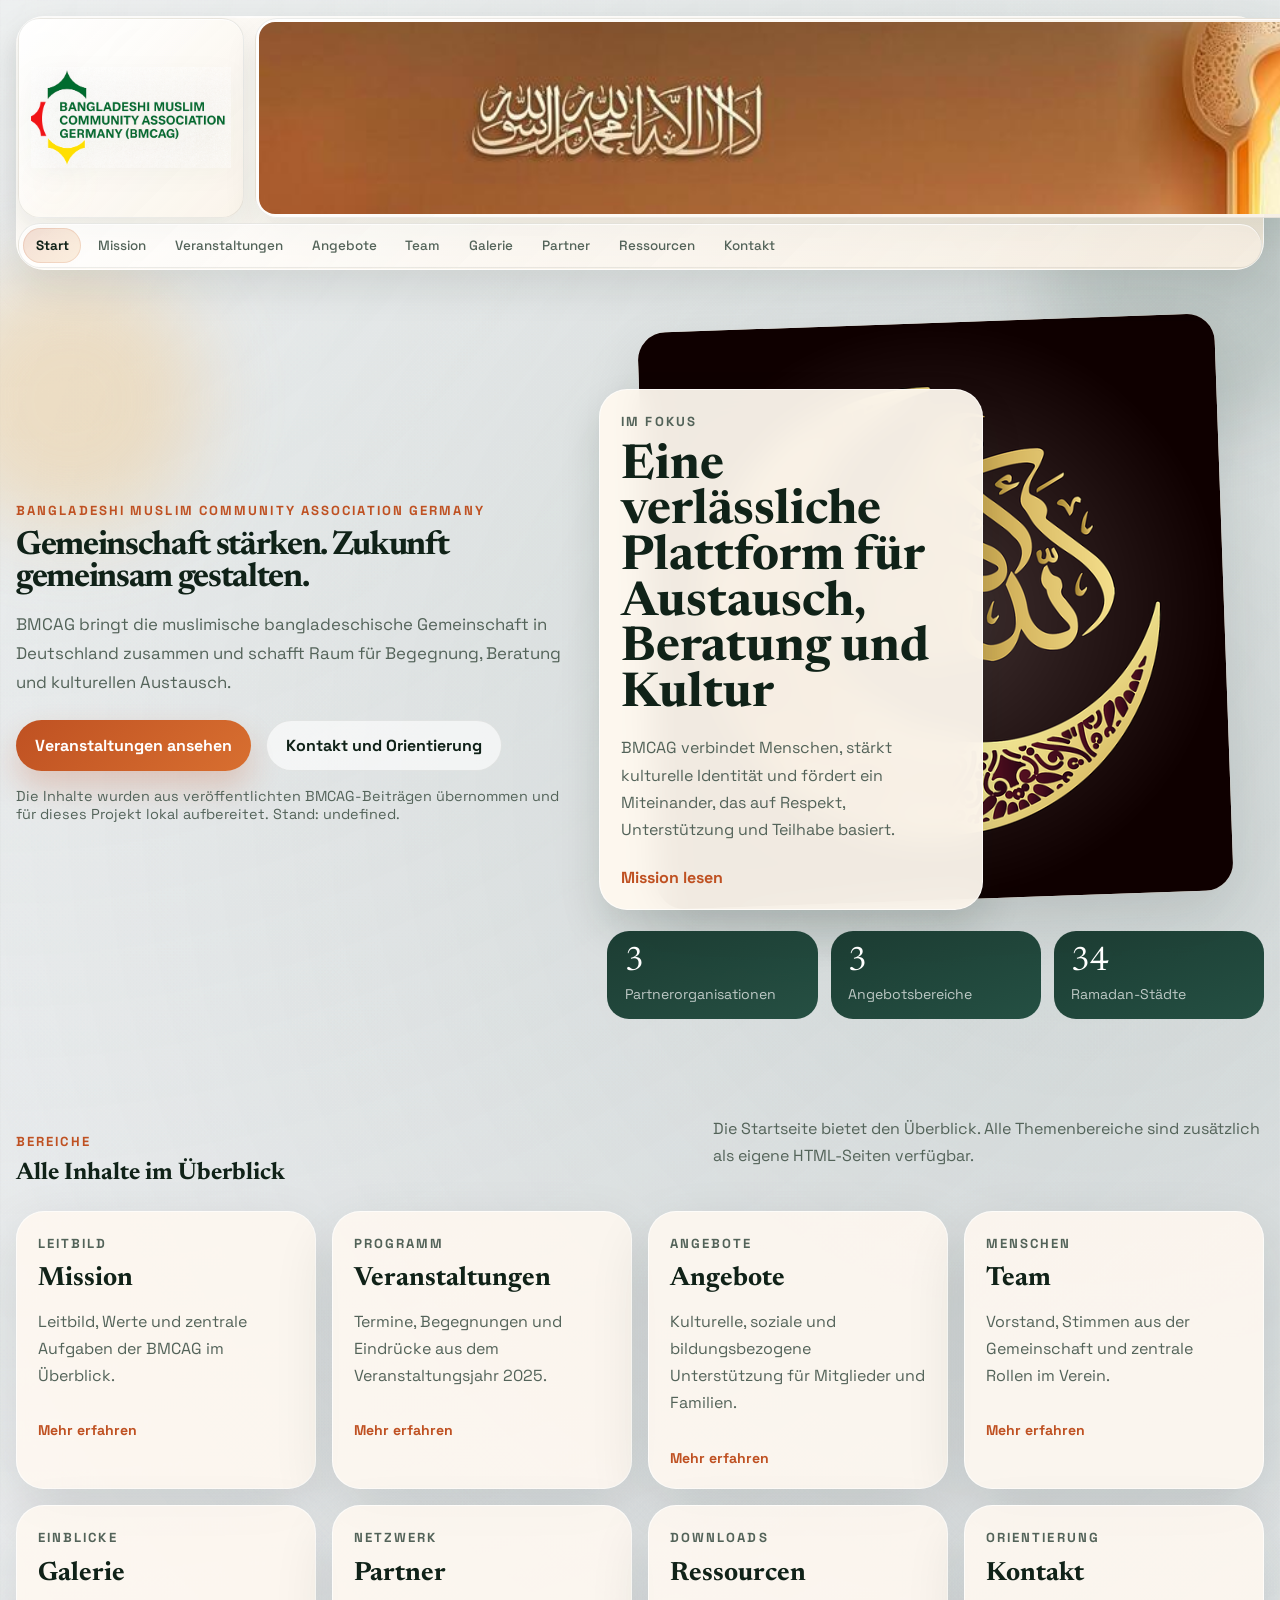
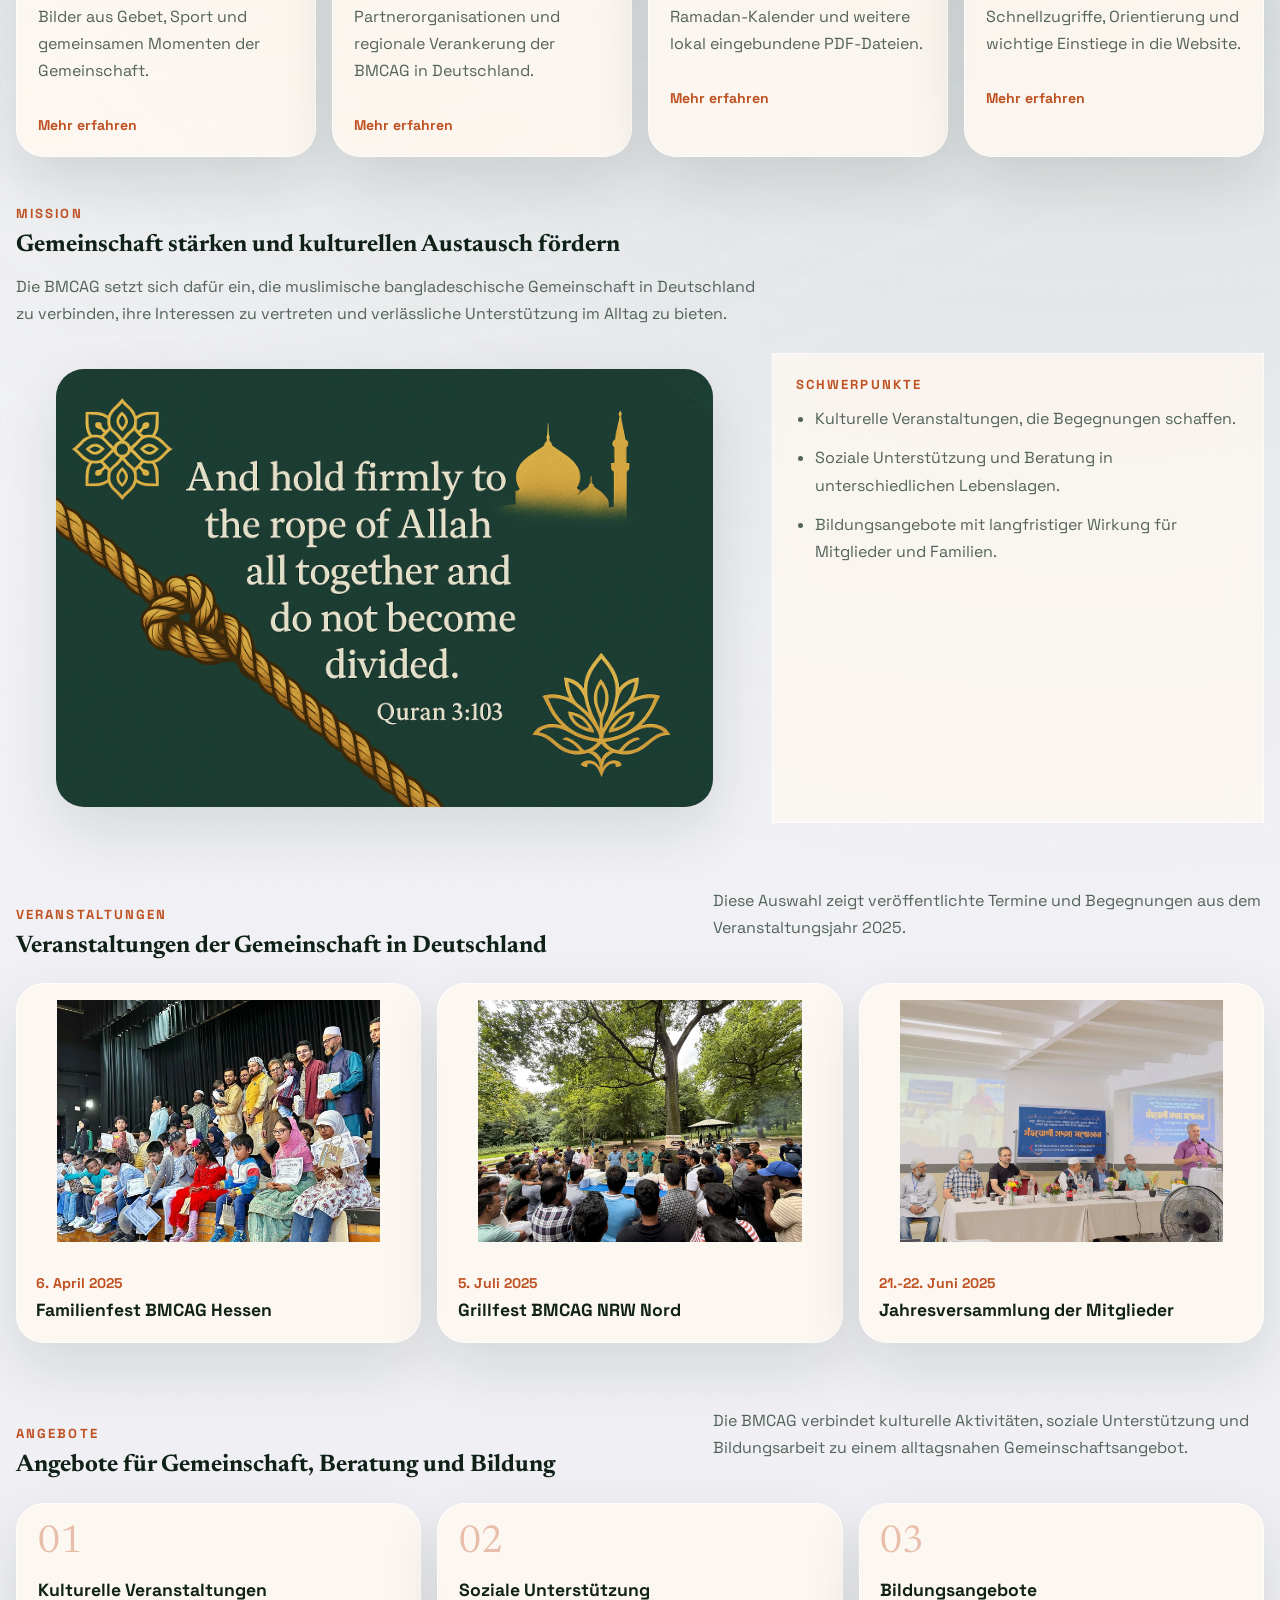
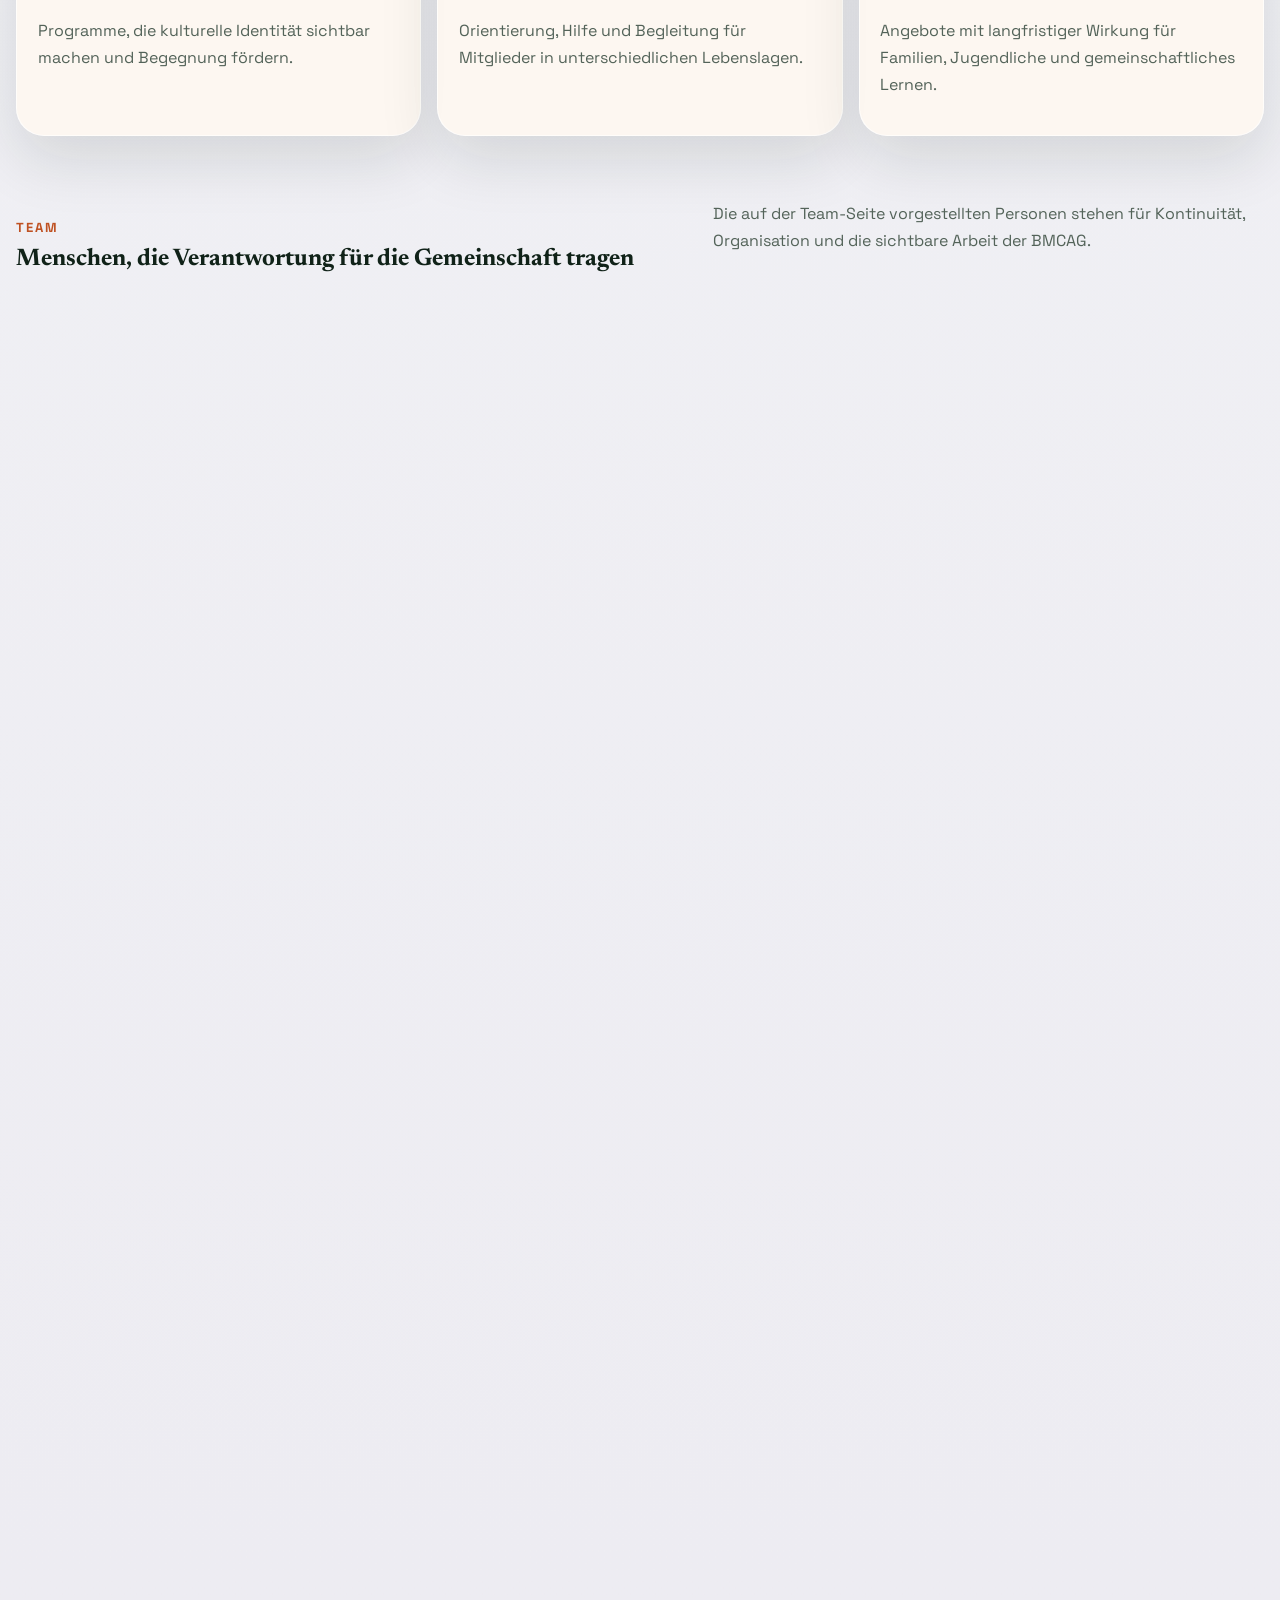
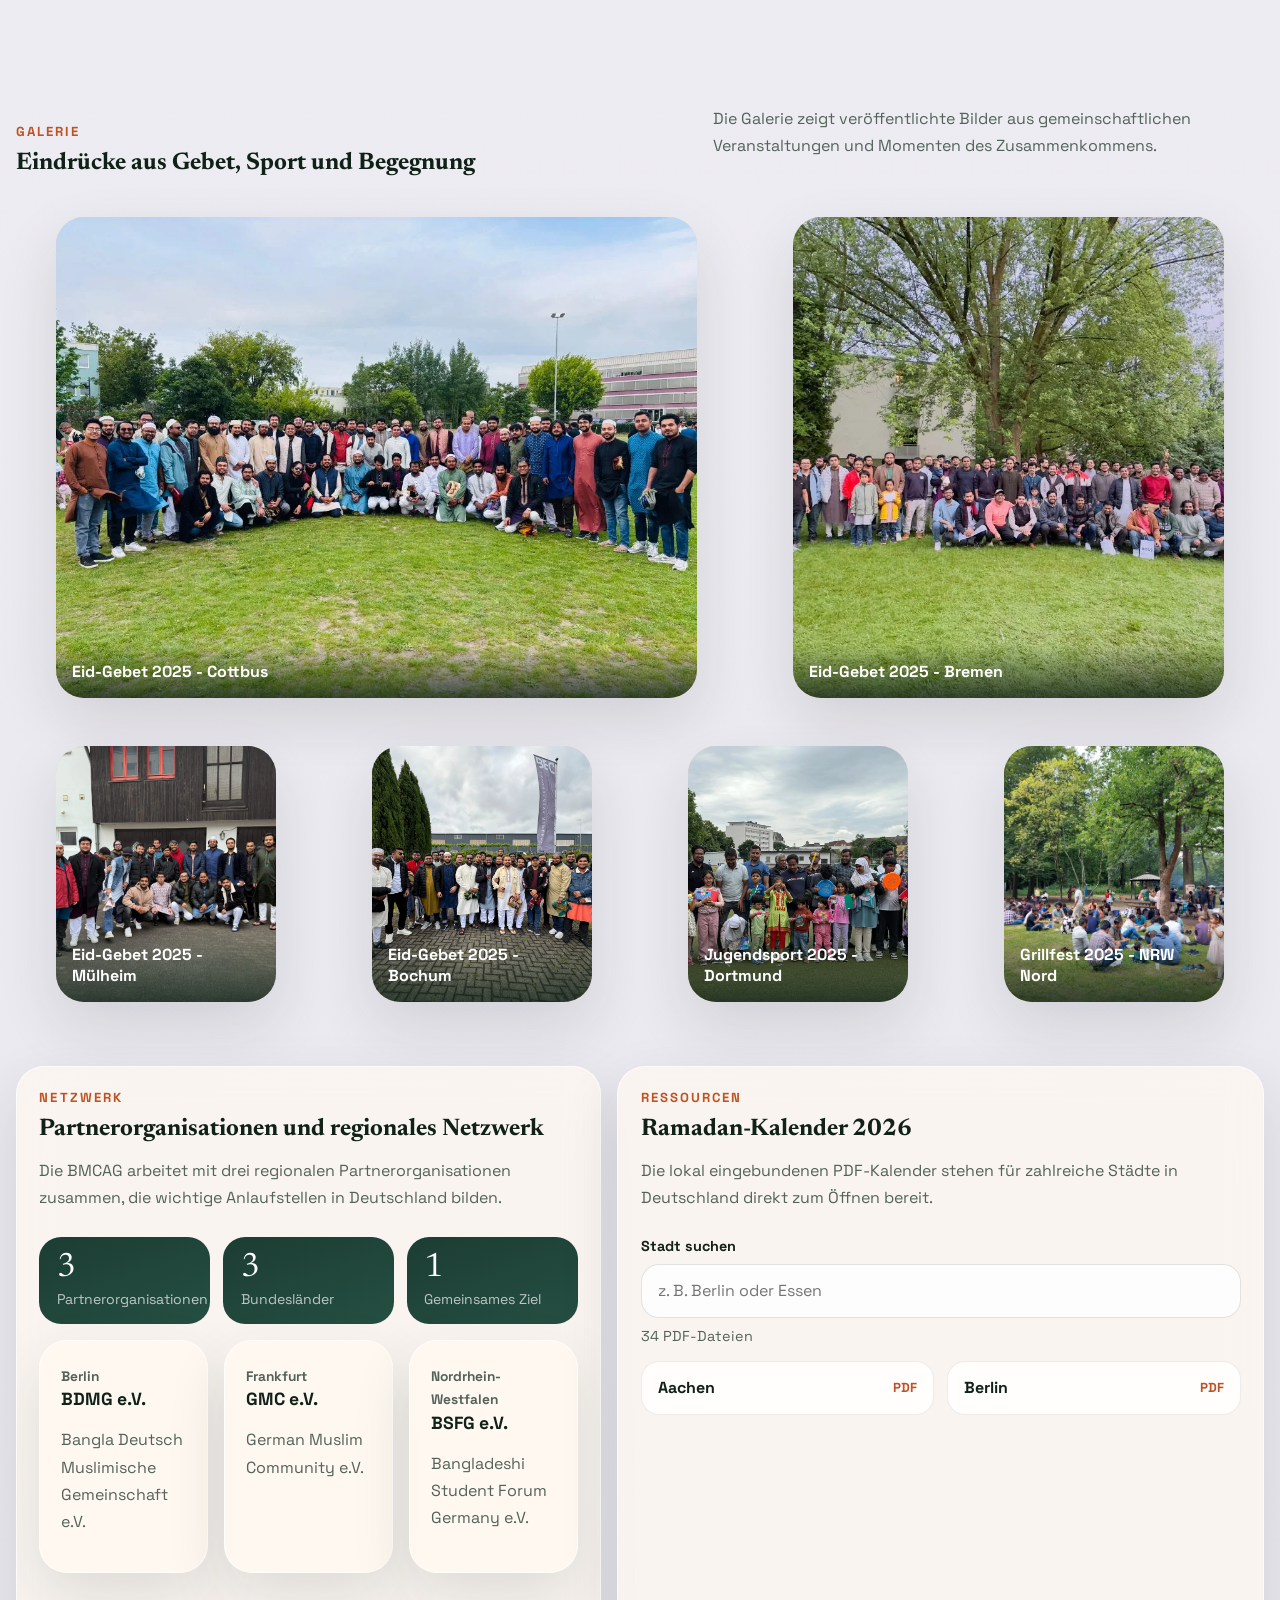
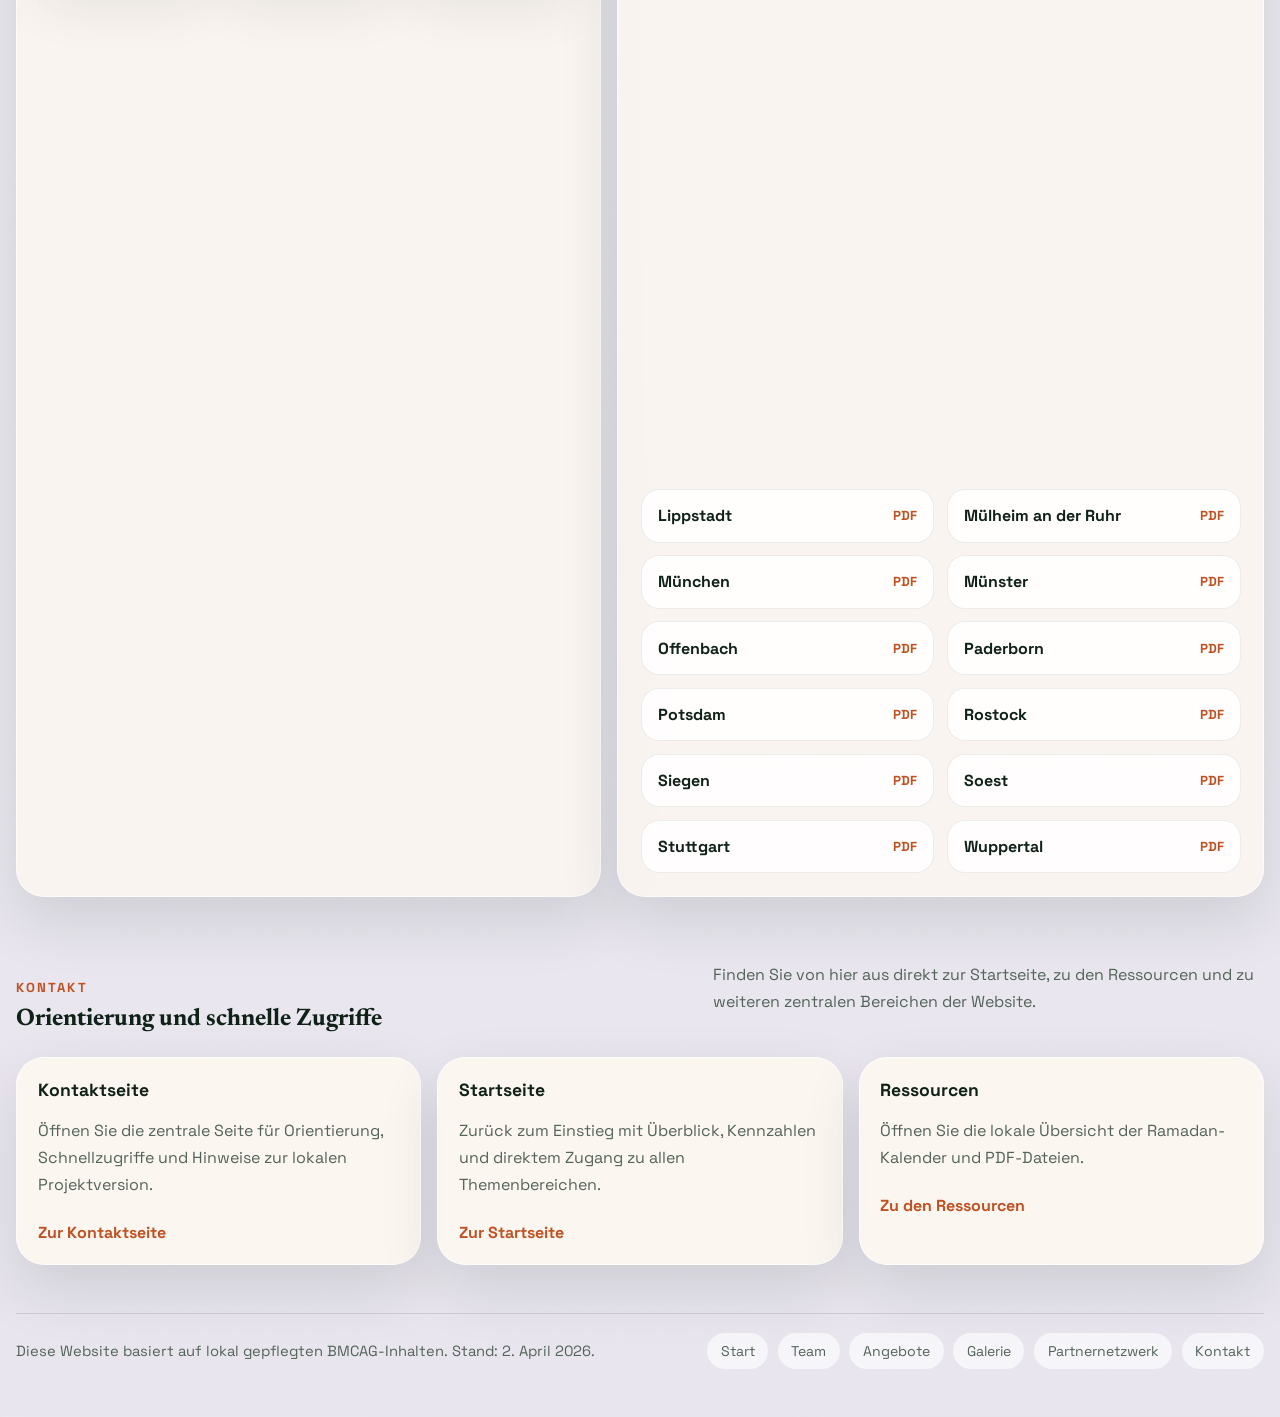
<file: index.html>
<!doctype html>
<html lang="de">
<head>
  <meta charset="utf-8">
  <meta name="viewport" content="width=device-width, initial-scale=1">
  <meta name="description" content="BMCAG: Gemeinschaft, Veranstaltungen, Angebote, Team, Galerie und Ressourcen der Bangladeshi Muslim Community Association Germany.">
  <title>BMCAG</title>
  <link rel="preconnect" href="https://fonts.googleapis.com">
  <link rel="preconnect" href="https://fonts.gstatic.com" crossorigin>
  <link href="https://fonts.googleapis.com/css2?family=Newsreader:opsz,wght@6..72,500;6..72,700&family=Space+Grotesk:wght@400;500;700&display=swap" rel="stylesheet">
  <link rel="stylesheet" href="styles.css">
  <script>
    window.BMCAG_DATA = {
      
      brand: {
        shortName: "BMCAG",
        fullName: "Bangladeshi Muslim Community Association Germany",
        source: "Lokale Projektversion"
      },
      navigation: [
        { label: "Start", href: "index.html" },
        { label: "Mission", href: "mission.html" },
        { label: "Veranstaltungen", href: "events.html" },
        { label: "Angebote", href: "services.html" },
        { label: "Team", href: "team.html" },
        { label: "Galerie", href: "gallery.html" },
        { label: "Partner", href: "partners.html" },
        { label: "Ressourcen", href: "resources.html" },
        { label: "Kontakt", href: "contact.html" }
      ],
      hero: {
        eyebrow: "Bangladeshi Muslim Community Association Germany",
        title: "Gemeinschaft stärken. Zukunft gemeinsam gestalten.",
        summary: "BMCAG bringt die muslimische bangladeschische Gemeinschaft in Deutschland zusammen und schafft Raum für Begegnung, Beratung und kulturellen Austausch.",
        image: "media/2025/10/start.webp",
        actions: [
          { label: "Veranstaltungen ansehen", href: "events.html", variant: "primary" },
          { label: "Kontakt und Orientierung", href: "contact.html", variant: "secondary" }
        ],
        provenance: "Die Inhalte wurden aus veröffentlichten BMCAG-Beiträgen übernommen und für dieses Projekt lokal aufbereitet."
      },
      spotlight: {
        kicker: "Im Fokus",
        title: "Eine verlässliche Plattform für Austausch, Beratung und Kultur",
        text: "BMCAG verbindet Menschen, stärkt kulturelle Identität und fördert ein Miteinander, das auf Respekt, Unterstützung und Teilhabe basiert.",
        href: "mission.html",
        label: "Mission lesen"
      },
      pages: [
        {
          kicker: "Leitbild",
          title: "Mission",
          text: "Leitbild, Werte und zentrale Aufgaben der BMCAG im Überblick.",
          href: "mission.html"
        },
        {
          kicker: "Programm",
          title: "Veranstaltungen",
          text: "Termine, Begegnungen und Eindrücke aus dem Veranstaltungsjahr 2025.",
          href: "events.html"
        },
        {
          kicker: "Angebote",
          title: "Angebote",
          text: "Kulturelle, soziale und bildungsbezogene Unterstützung für Mitglieder und Familien.",
          href: "services.html"
        },
        {
          kicker: "Menschen",
          title: "Team",
          text: "Vorstand, Stimmen aus der Gemeinschaft und zentrale Rollen im Verein.",
          href: "team.html"
        },
        {
          kicker: "Einblicke",
          title: "Galerie",
          text: "Bilder aus Gebet, Sport und gemeinsamen Momenten der Gemeinschaft.",
          href: "gallery.html"
        },
        {
          kicker: "Netzwerk",
          title: "Partner",
          text: "Partnerorganisationen und regionale Verankerung der BMCAG in Deutschland.",
          href: "partners.html"
        },
        {
          kicker: "Downloads",
          title: "Ressourcen",
          text: "Ramadan-Kalender und weitere lokal eingebundene PDF-Dateien.",
          href: "resources.html"
        },
        {
          kicker: "Orientierung",
          title: "Kontakt",
          text: "Schnellzugriffe, Orientierung und wichtige Einstiege in die Website.",
          href: "contact.html"
        }
      ],
      metrics: [
        { value: "3", label: "Partnerorganisationen" },
        { value: "3", label: "Angebotsbereiche" },
        { value: "34", label: "Ramadan-Städte" }
      ],
      mission: {
        title: "Gemeinschaft stärken und kulturellen Austausch fördern",
        text: "Die BMCAG setzt sich dafür ein, die muslimische bangladeschische Gemeinschaft in Deutschland zu verbinden, ihre Interessen zu vertreten und verlässliche Unterstützung im Alltag zu bieten.",
        image: "media/2025/06/banner-2.webp",
        highlights: [
          "Kulturelle Veranstaltungen, die Begegnungen schaffen.",
          "Soziale Unterstützung und Beratung in unterschiedlichen Lebenslagen.",
          "Bildungsangebote mit langfristiger Wirkung für Mitglieder und Familien."
        ]
      },
      events: {
        title: "Veranstaltungen der Gemeinschaft in Deutschland",
        text: "Diese Auswahl zeigt veröffentlichte Termine und Begegnungen aus dem Veranstaltungsjahr 2025.",
        items: [
          {
            title: "Familienfest BMCAG Hessen",
            date: "6. April 2025",
            image: "media/2025/06/Hessen.webp"
          },
          {
            title: "Grillfest BMCAG NRW Nord",
            date: "5. Juli 2025",
            image: "media/2025/07/nord-grill-1.png-scaled.webp"
          },
          {
            title: "Jahresversammlung der Mitglieder",
            date: "21.-22. Juni 2025",
            image: "media/2025/06/annual-program-scaled.webp"
          }
        ]
      },
      services: {
        title: "Angebote für Gemeinschaft, Beratung und Bildung",
        text: "Die BMCAG verbindet kulturelle Aktivitäten, soziale Unterstützung und Bildungsarbeit zu einem alltagsnahen Gemeinschaftsangebot.",
        items: [
          {
            number: "01",
            title: "Kulturelle Veranstaltungen",
            text: "Programme, die kulturelle Identität sichtbar machen und Begegnung fördern."
          },
          {
            number: "02",
            title: "Soziale Unterstützung",
            text: "Orientierung, Hilfe und Begleitung für Mitglieder in unterschiedlichen Lebenslagen."
          },
          {
            number: "03",
            title: "Bildungsangebote",
            text: "Angebote mit langfristiger Wirkung für Familien, Jugendliche und gemeinschaftliches Lernen."
          }
        ]
      },
      leadership: {
        title: "Menschen, die Verantwortung für die Gemeinschaft tragen",
        text: "Die auf der Team-Seite vorgestellten Personen stehen für Kontinuität, Organisation und die sichtbare Arbeit der BMCAG.",
        members: [
          {
            name: "Dr. Abdullah Al Mamun",
            role: "Vorsitzender",
            text: "Mit langjähriger Erfahrung setzt er sich engagiert für die Interessen der Gemeinschaft ein.",
            image: "media/2025/06/mamun.webp"
          },
          {
            name: "Shahid Ullah",
            role: "Stellvertretender Vorsitzender",
            text: "Er begleitet Veranstaltungen mit organisatorischer Stärke und einem klaren Blick für die Bedürfnisse der Mitglieder.",
            image: "media/2025/06/ullah.webp"
          },
          {
            name: "Abdul Hannan",
            role: "Generalsekretär",
            text: "Er stärkt die interne Vernetzung und sorgt für eine verlässliche Kommunikation innerhalb der Community.",
            image: "media/2025/06/Hannan.webp"
          }
        ]
      },
      voices: {
        title: "Stimmen aus der Gemeinschaft",
        text: "Diese Rückmeldungen spiegeln wider, wie Mitglieder die BMCAG im Alltag erleben.",
        items: [
          {
            name: "Aowlad Hossain",
            role: "Mitglied",
            quote: "Seit ich Teil der BMCAG bin, habe ich wertvolle Freundschaften geschlossen und ein starkes Gefühl der Zugehörigkeit gefunden.",
            image: "media/2025/06/aowlad-e1749884736836.webp"
          },
          {
            name: "Abdullah Al Noman",
            role: "Mitglied",
            quote: "Die Unterstützung der BMCAG bei unseren Veranstaltungen hat unsere Gemeinschaft spürbar enger zusammengebracht.",
            image: "media/2025/06/noman.webp"
          },
          {
            name: "Mustafizur Rahman",
            role: "Mitglied",
            quote: "Ich schätze die verlässliche Unterstützung und die regelmäßigen Aktivitäten des Vereins sehr.",
            image: "media/2025/06/mustafiz.webp"
          },
          {
            name: "Tareq Hasan",
            role: "Mitglied",
            quote: "Durch die BMCAG habe ich nicht nur Freunde gefunden, sondern auch wichtige berufliche Kontakte geknüpft.",
            image: "media/2025/06/tareq.webp"
          },
          {
            name: "Imrul Hasan",
            role: "Mitglied",
            quote: "Als neues Mitglied habe ich mich von Anfang an willkommen und wertgeschätzt gefühlt.",
            image: "media/2025/06/imrul.webp"
          },
          {
            name: "Shah Newaz Jubayed Shanto",
            role: "Mitglied",
            quote: "Dank der BMCAG habe ich ein starkes Netzwerk gefunden, das mich persönlich und beruflich unterstützt.",
            image: "media/2025/06/shanto.webp"
          }
        ]
      },
      gallery: {
        title: "Eindrücke aus Gebet, Sport und Begegnung",
        text: "Die Galerie zeigt veröffentlichte Bilder aus gemeinschaftlichen Veranstaltungen und Momenten des Zusammenkommens.",
        items: [
          {
            title: "Eid-Gebet 2025 - Cottbus",
            image: "media/2025/06/Eid-Gebet-Cottbus-1024x768.webp"
          },
          {
            title: "Eid-Gebet 2025 - Bremen",
            image: "media/2025/06/FB_IMG_1749322236753-1024x768.webp"
          },
          {
            title: "Eid-Gebet 2025 - Mülheim",
            image: "media/2025/06/WhatsApp-Image-2025-06-09-at-21.36.02_b6f38ed9.webp"
          },
          {
            title: "Eid-Gebet 2025 - Bochum",
            image: "media/2025/06/bochum-scaled.webp"
          },
          {
            title: "Jugendsport 2025 - Dortmund",
            image: "media/2025/06/Youth-Dortmund.webp"
          },
          {
            title: "Grillfest 2025 - NRW Nord",
            image: "media/2025/07/nord-grill.webp"
          }
        ]
      },
      partners: {
        title: "Partnerorganisationen und regionales Netzwerk",
        text: "Die BMCAG arbeitet mit drei regionalen Partnerorganisationen zusammen, die wichtige Anlaufstellen in Deutschland bilden.",
        stats: [
          { value: "3", label: "Partnerorganisationen" },
          { value: "3", label: "Bundesländer" },
          { value: "1", label: "Gemeinsames Ziel" }
        ],
        items: [
          {
            name: "BDMG e.V.",
            description: "Bangla Deutsch Muslimische Gemeinschaft e.V.",
            location: "Berlin"
          },
          {
            name: "GMC e.V.",
            description: "German Muslim Community e.V.",
            location: "Frankfurt"
          },
          {
            name: "BSFG e.V.",
            description: "Bangladeshi Student Forum Germany e.V.",
            location: "Nordrhein-Westfalen"
          }
        ]
      },
      resources: {
        title: "Ramadan-Kalender 2026",
        text: "Die lokal eingebundenen PDF-Kalender stehen für zahlreiche Städte in Deutschland direkt zum Öffnen bereit.",
        items: [
          { city: "Aachen", url: "media/2026/02/Aachen.pdf" },
          { city: "Berlin", url: "media/2026/02/Berlin.pdf" },
          { city: "Bochum", url: "media/2026/02/Bochum.pdf" },
          { city: "Bonn", url: "media/2026/02/Bonn.pdf" },
          { city: "Bremen", url: "media/2026/02/Bremen.pdf" },
          { city: "Cottbus", url: "media/2026/02/Cottbus.pdf" },
          { city: "Darmstadt", url: "media/2026/02/Darmstadt.pdf" },
          { city: "Dortmund", url: "media/2026/02/Dortmund.pdf" },
          { city: "Duisburg", url: "media/2026/02/Duisburg.pdf" },
          { city: "Düren", url: "media/2026/02/Duren.pdf" },
          { city: "Düsseldorf", url: "media/2026/02/Dusseldorf.pdf" },
          { city: "Essen", url: "media/2026/02/Essen.pdf" },
          { city: "Frankfurt", url: "media/2026/02/Frankfurt.pdf" },
          { city: "Friedrichshafen", url: "media/2026/02/Friedrichshafen.pdf" },
          { city: "Fulda", url: "media/2026/02/Fulda.pdf" },
          { city: "Gelsenkirchen", url: "media/2026/02/Gelsenkirchen.pdf" },
          { city: "Gießen", url: "media/2026/02/Giessen.pdf" },
          { city: "Göttingen", url: "media/2026/02/Gottingen.pdf" },
          { city: "Hamburg", url: "media/2026/02/Hamburg.pdf" },
          { city: "Hamm", url: "media/2026/02/Hamm.pdf" },
          { city: "Kassel", url: "media/2026/02/Kassel.pdf" },
          { city: "Köln", url: "media/2026/02/Koln.pdf" },
          { city: "Lippstadt", url: "media/2026/02/Lippstadt.pdf" },
          { city: "Mülheim an der Ruhr", url: "media/2026/02/Mulheim-An-Der-Ruhr.pdf" },
          { city: "München", url: "media/2026/02/Munchen.pdf" },
          { city: "Münster", url: "media/2026/02/Munster.pdf" },
          { city: "Offenbach", url: "media/2026/02/Offenbach.pdf" },
          { city: "Paderborn", url: "media/2026/02/Paderborn.pdf" },
          { city: "Potsdam", url: "media/2026/02/Potsdam.pdf" },
          { city: "Rostock", url: "media/2026/02/Rostock.pdf" },
          { city: "Siegen", url: "media/2026/02/Siegen.pdf" },
          { city: "Soest", url: "media/2026/02/Soest.pdf" },
          { city: "Stuttgart", url: "media/2026/02/Stuttgart.pdf" },
          { city: "Wuppertal", url: "media/2026/02/Wuppertal.pdf" }
        ]
      },
      contact: {
        title: "Orientierung und schnelle Zugriffe",
        text: "Finden Sie von hier aus direkt zur Startseite, zu den Ressourcen und zu weiteren zentralen Bereichen der Website.",
        cards: [
          {
            title: "Kontaktseite",
            text: "Öffnen Sie die zentrale Seite für Orientierung, Schnellzugriffe und Hinweise zur lokalen Projektversion.",
            href: "contact.html",
            label: "Zur Kontaktseite"
          },
          {
            title: "Startseite",
            text: "Zurück zum Einstieg mit Überblick, Kennzahlen und direktem Zugang zu allen Themenbereichen.",
            href: "index.html",
            label: "Zur Startseite"
          },
          {
            title: "Ressourcen",
            text: "Öffnen Sie die lokale Übersicht der Ramadan-Kalender und PDF-Dateien.",
            href: "resources.html",
            label: "Zu den Ressourcen"
          }
        ]
      },
      footer: {
        note: "Diese Website basiert auf lokal gepflegten BMCAG-Inhalten. Stand: 2. April 2026.",
        links: [
          { label: "Start", href: "index.html" },
          { label: "Team", href: "team.html" },
          { label: "Angebote", href: "services.html" },
          { label: "Galerie", href: "gallery.html" },
          { label: "Partnernetzwerk", href: "partners.html" },
          { label: "Kontakt", href: "contact.html" }
        ]
      }
    };
  </script>
  <script defer src="app.js"></script>
</head>
<body>
  <div class="page-frame">
    <header class="site-header">
      <div class="site-header__topline">
        <a class="brand" href="#top" aria-label="Zur Startsektion">
          <img class="brand-logo" src="media/logo-header.webp" alt="BMCAG" width="800" height="357" loading="eager" decoding="async">
        </a>
        <div class="header-art" aria-hidden="true">
          <img src="media/2025/10/header.webp" alt="" width="963" height="350" loading="eager" decoding="async">
        </div>
        <button class="menu-toggle" type="button" aria-expanded="false" aria-controls="site-nav">Menü</button>
      </div>

      <nav class="site-nav" id="site-nav" aria-label="Hauptnavigation"></nav>
    </header>

    <main id="top">
      <section class="section hero reveal">
        <div class="hero-copy">
          <p class="eyebrow" id="hero-eyebrow"></p>
          <h1 id="hero-title"></h1>
          <p class="hero-summary" id="hero-summary"></p>
          <div class="hero-actions" id="hero-actions"></div>
          <p class="hero-provenance" id="hero-provenance"></p>
        </div>

        <div class="hero-visual">
          <figure class="hero-photo">
            <img id="hero-image" alt="" loading="eager" fetchpriority="high">
          </figure>

          <article class="hero-story-card">
            <p class="card-kicker" id="spotlight-kicker"></p>
            <h2 id="spotlight-title"></h2>
            <p id="spotlight-text"></p>
            <a class="inline-link" id="spotlight-link">Zur Mission</a>
          </article>

          <div class="metric-ribbon" id="metric-ribbon"></div>
        </div>
      </section>

      <section class="section page-links reveal" id="site-pages">
        <div class="section-heading split">
          <div>
            <p class="eyebrow">Bereiche</p>
            <h2>Alle Inhalte im Überblick</h2>
          </div>
          <p class="section-copy">Die Startseite bietet den Überblick. Alle Themenbereiche sind zusätzlich als eigene HTML-Seiten verfügbar.</p>
        </div>

        <div class="page-links-grid" id="page-links-grid"></div>
      </section>

      <section class="section mission reveal" id="mission">
        <div class="section-heading">
          <p class="eyebrow">Mission</p>
          <h2 id="mission-title"></h2>
          <p class="section-copy" id="mission-text"></p>
        </div>

        <div class="mission-layout">
          <figure class="mission-banner">
            <img id="mission-image" alt="" loading="lazy">
          </figure>

          <aside class="mission-note">
            <p class="card-kicker">Schwerpunkte</p>
            <ul class="mission-highlights" id="mission-highlights"></ul>
          </aside>
        </div>
      </section>

      <section class="section events reveal" id="events">
        <div class="section-heading split">
          <div>
            <p class="eyebrow">Veranstaltungen</p>
            <h2 id="events-title"></h2>
          </div>
          <p class="section-copy" id="events-text"></p>
        </div>

        <div class="events-grid" id="events-grid"></div>
      </section>

      <section class="section services reveal" id="services">
        <div class="section-heading split">
          <div>
            <p class="eyebrow">Angebote</p>
            <h2 id="services-title"></h2>
          </div>
          <p class="section-copy" id="services-text"></p>
        </div>

        <div class="services-grid" id="services-grid"></div>
      </section>

      <section class="section leadership reveal" id="leadership">
        <div class="section-heading split">
          <div>
            <p class="eyebrow">Team</p>
            <h2 id="leadership-title"></h2>
          </div>
          <p class="section-copy" id="leadership-text"></p>
        </div>

        <div class="leadership-grid" id="leadership-grid"></div>
      </section>

      <section class="section voices reveal" id="voices">
        <div class="section-heading split">
          <div>
            <p class="eyebrow">Stimmen</p>
            <h2 id="voices-title"></h2>
          </div>
          <p class="section-copy" id="voices-text"></p>
        </div>

        <div class="voices-grid" id="voices-grid"></div>
      </section>

      <section class="section gallery reveal" id="gallery">
        <div class="section-heading split">
          <div>
            <p class="eyebrow">Galerie</p>
            <h2 id="gallery-title"></h2>
          </div>
          <p class="section-copy" id="gallery-text"></p>
        </div>

        <div class="gallery-grid" id="gallery-grid"></div>
      </section>

      <section class="section network reveal">
        <div class="network-panel" id="partners">
          <div class="section-heading compact">
            <p class="eyebrow">Netzwerk</p>
            <h2 id="partners-title"></h2>
            <p class="section-copy" id="partners-text"></p>
          </div>

          <div class="partner-stats" id="partner-stats"></div>
          <div class="partners-grid" id="partners-grid"></div>
        </div>

        <div class="network-panel resources-panel" id="resources">
          <div class="section-heading compact">
            <p class="eyebrow">Ressourcen</p>
            <h2 id="resources-title"></h2>
            <p class="section-copy" id="resources-text"></p>
          </div>

          <div class="resource-toolbar">
            <label class="resource-search-label" for="resource-search">Stadt suchen</label>
            <input id="resource-search" class="resource-search" type="search" placeholder="z. B. Berlin oder Essen">
            <p class="resource-count" id="resource-count" aria-live="polite"></p>
          </div>

          <div class="resource-grid" id="resource-grid"></div>
        </div>
      </section>

      <section class="section contact reveal" id="contact">
        <div class="section-heading split">
          <div>
            <p class="eyebrow">Kontakt</p>
            <h2 id="contact-title"></h2>
          </div>
          <p class="section-copy" id="contact-text"></p>
        </div>

        <div class="contact-grid" id="contact-grid"></div>
      </section>
    </main>

    <footer class="site-footer">
      <p class="footer-note" id="footer-note"></p>
      <div class="footer-links" id="footer-links"></div>
    </footer>
  </div>
</body>
</html>
</file>
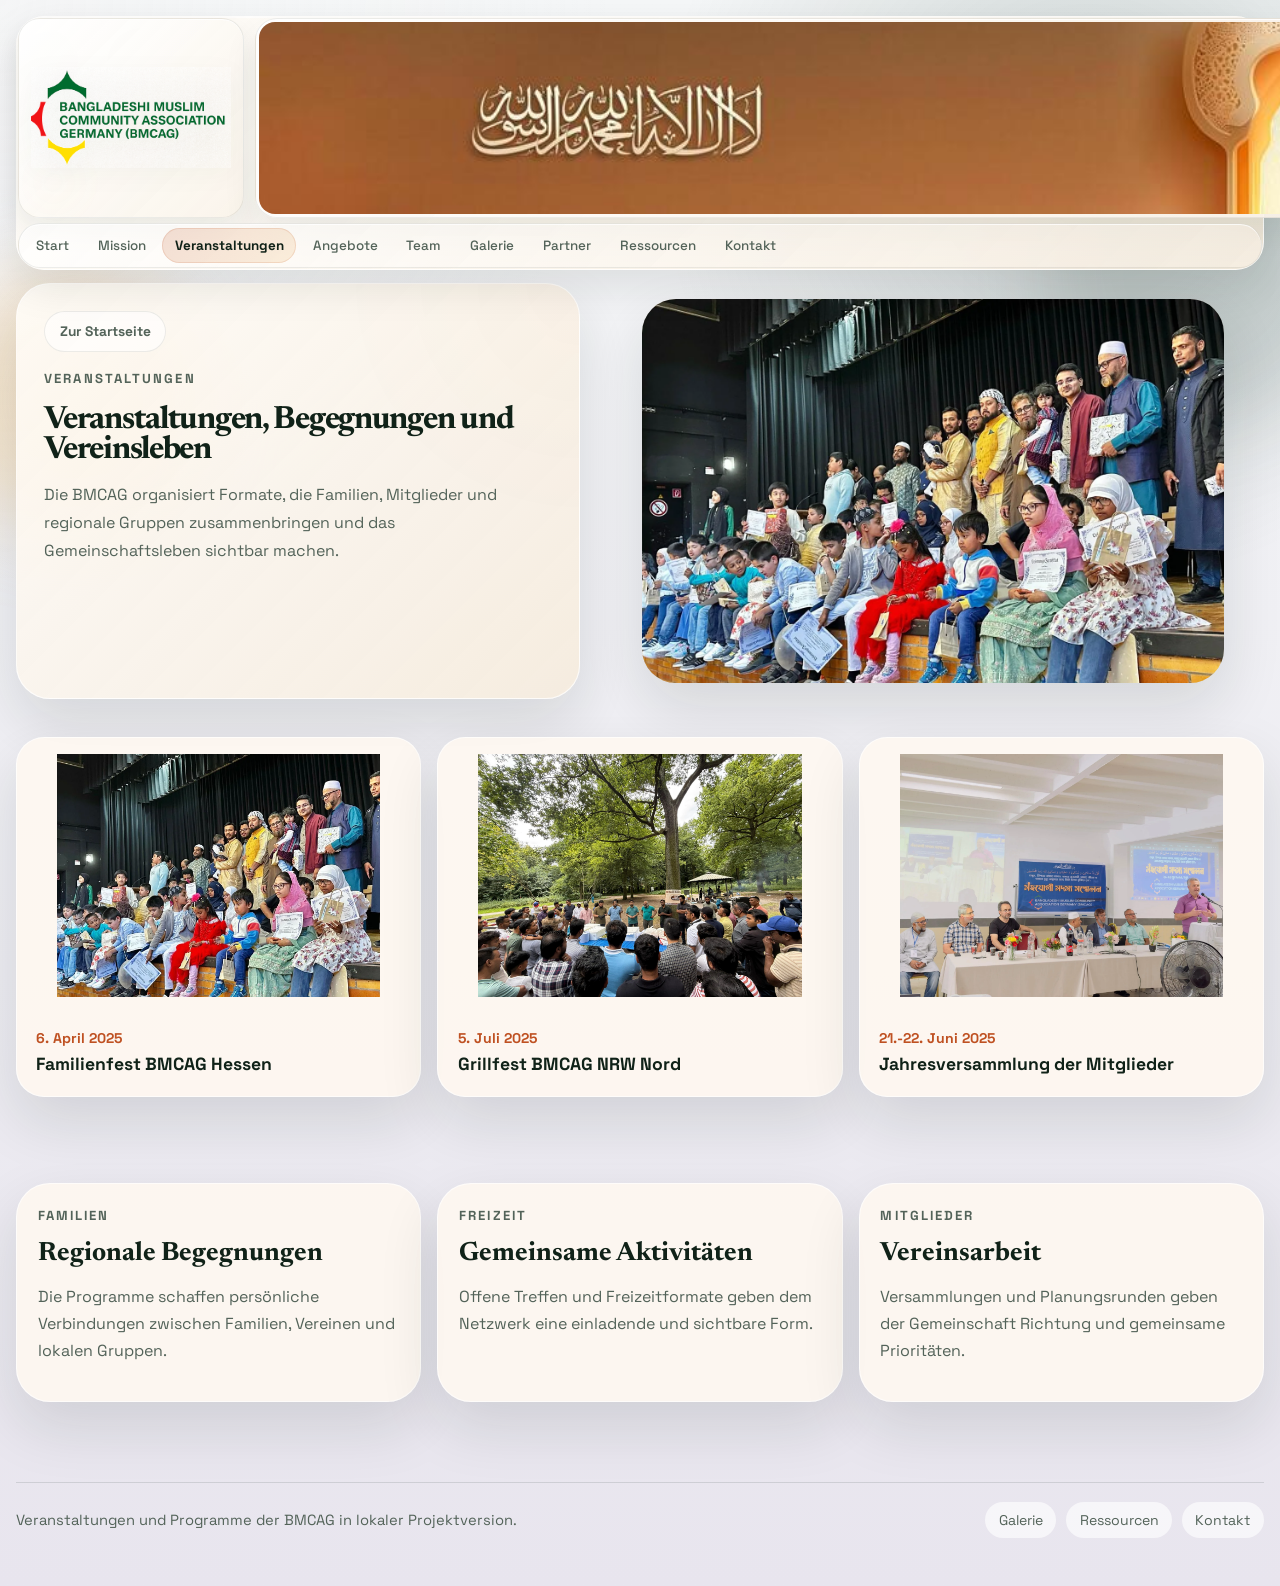
<file: events.html>
<!doctype html>
<html lang="de">
<head>
  <meta charset="utf-8">
  <meta name="viewport" content="width=device-width, initial-scale=1">
  <meta name="description" content="Veranstaltungen und Programme der BMCAG.">
  <title>BMCAG | Veranstaltungen</title>
  <link rel="preconnect" href="https://fonts.googleapis.com">
  <link rel="preconnect" href="https://fonts.gstatic.com" crossorigin>
  <link href="https://fonts.googleapis.com/css2?family=Newsreader:opsz,wght@6..72,500;6..72,700&family=Space+Grotesk:wght@400;500;700&display=swap" rel="stylesheet">
  <link rel="stylesheet" href="styles.css">
  <script defer src="app.js"></script>
</head>
<body>
  <div class="page-frame">
    <header class="site-header">
      <div class="site-header__topline">
        <a class="brand" href="index.html" aria-label="Zur Startseite">
          <img class="brand-logo" src="media/logo-header.webp" alt="BMCAG"  loading="eager" decoding="async">
        </a>
        <div class="header-art" aria-hidden="true">
          <img src="media/2025/10/header.webp" alt=""  loading="eager" decoding="async">
        </div>
        <button class="menu-toggle" type="button" aria-expanded="false" aria-controls="site-nav">Menü</button>
      </div>
      <nav class="site-nav" id="site-nav" aria-label="Hauptnavigation">
        <a href="index.html">Start</a>
        <a href="mission.html">Mission</a>
        <a href="events.html" aria-current="page">Veranstaltungen</a>
        <a href="services.html">Angebote</a>
        <a href="team.html">Team</a>
        <a href="gallery.html">Galerie</a>
        <a href="partners.html">Partner</a>
        <a href="resources.html">Ressourcen</a>
        <a href="contact.html">Kontakt</a>
      </nav>
    </header>

    <main class="subpage-main" id="top">
      <section class="subpage-hero reveal">
        <div class="subpage-hero__copy">
          <a class="back-chip" href="index.html">Zur Startseite</a>
          <p class="section-label">Veranstaltungen</p>
          <h1>Veranstaltungen, Begegnungen und Vereinsleben</h1>
          <p>Die BMCAG organisiert Formate, die Familien, Mitglieder und regionale Gruppen zusammenbringen und das Gemeinschaftsleben sichtbar machen.</p>
        </div>
        <figure class="subpage-hero__media">
          <img src="media/2025/06/Hessen.webp" alt="Familienfest BMCAG Hessen" loading="eager">
        </figure>
      </section>

      <section class="section reveal">
        <div class="events-grid">
          <article class="event-card reveal-item">
            <figure><img src="media/2025/06/Hessen.webp" alt="Familienfest BMCAG Hessen" loading="lazy"></figure>
            <p class="event-date">6. April 2025</p>
            <h3>Familienfest BMCAG Hessen</h3>
          </article>
          <article class="event-card reveal-item">
            <figure><img src="media/2025/07/nord-grill-1.png-scaled.webp" alt="Grillfest BMCAG NRW Nord" loading="lazy"></figure>
            <p class="event-date">5. Juli 2025</p>
            <h3>Grillfest BMCAG NRW Nord</h3>
          </article>
          <article class="event-card reveal-item">
            <figure><img src="media/2025/06/annual-program-scaled.webp" alt="Jahresversammlung der Mitglieder" loading="lazy"></figure>
            <p class="event-date">21.-22. Juni 2025</p>
            <h3>Jahresversammlung der Mitglieder</h3>
          </article>
        </div>
      </section>

      <section class="section reveal">
        <div class="subpage-grid-tight">
          <article class="subpage-feature">
            <p class="section-label">Familien</p>
            <h3>Regionale Begegnungen</h3>
            <p>Die Programme schaffen persönliche Verbindungen zwischen Familien, Vereinen und lokalen Gruppen.</p>
          </article>
          <article class="subpage-feature">
            <p class="section-label">Freizeit</p>
            <h3>Gemeinsame Aktivitäten</h3>
            <p>Offene Treffen und Freizeitformate geben dem Netzwerk eine einladende und sichtbare Form.</p>
          </article>
          <article class="subpage-feature">
            <p class="section-label">Mitglieder</p>
            <h3>Vereinsarbeit</h3>
            <p>Versammlungen und Planungsrunden geben der Gemeinschaft Richtung und gemeinsame Prioritäten.</p>
          </article>
        </div>
      </section>
    </main>

    <footer class="site-footer">
      <p class="footer-note">Veranstaltungen und Programme der BMCAG in lokaler Projektversion.</p>
      <div class="footer-links">
        <a href="gallery.html">Galerie</a>
        <a href="resources.html">Ressourcen</a>
        <a href="contact.html">Kontakt</a>
      </div>
    </footer>
  </div>
</body>
</html>
</file>
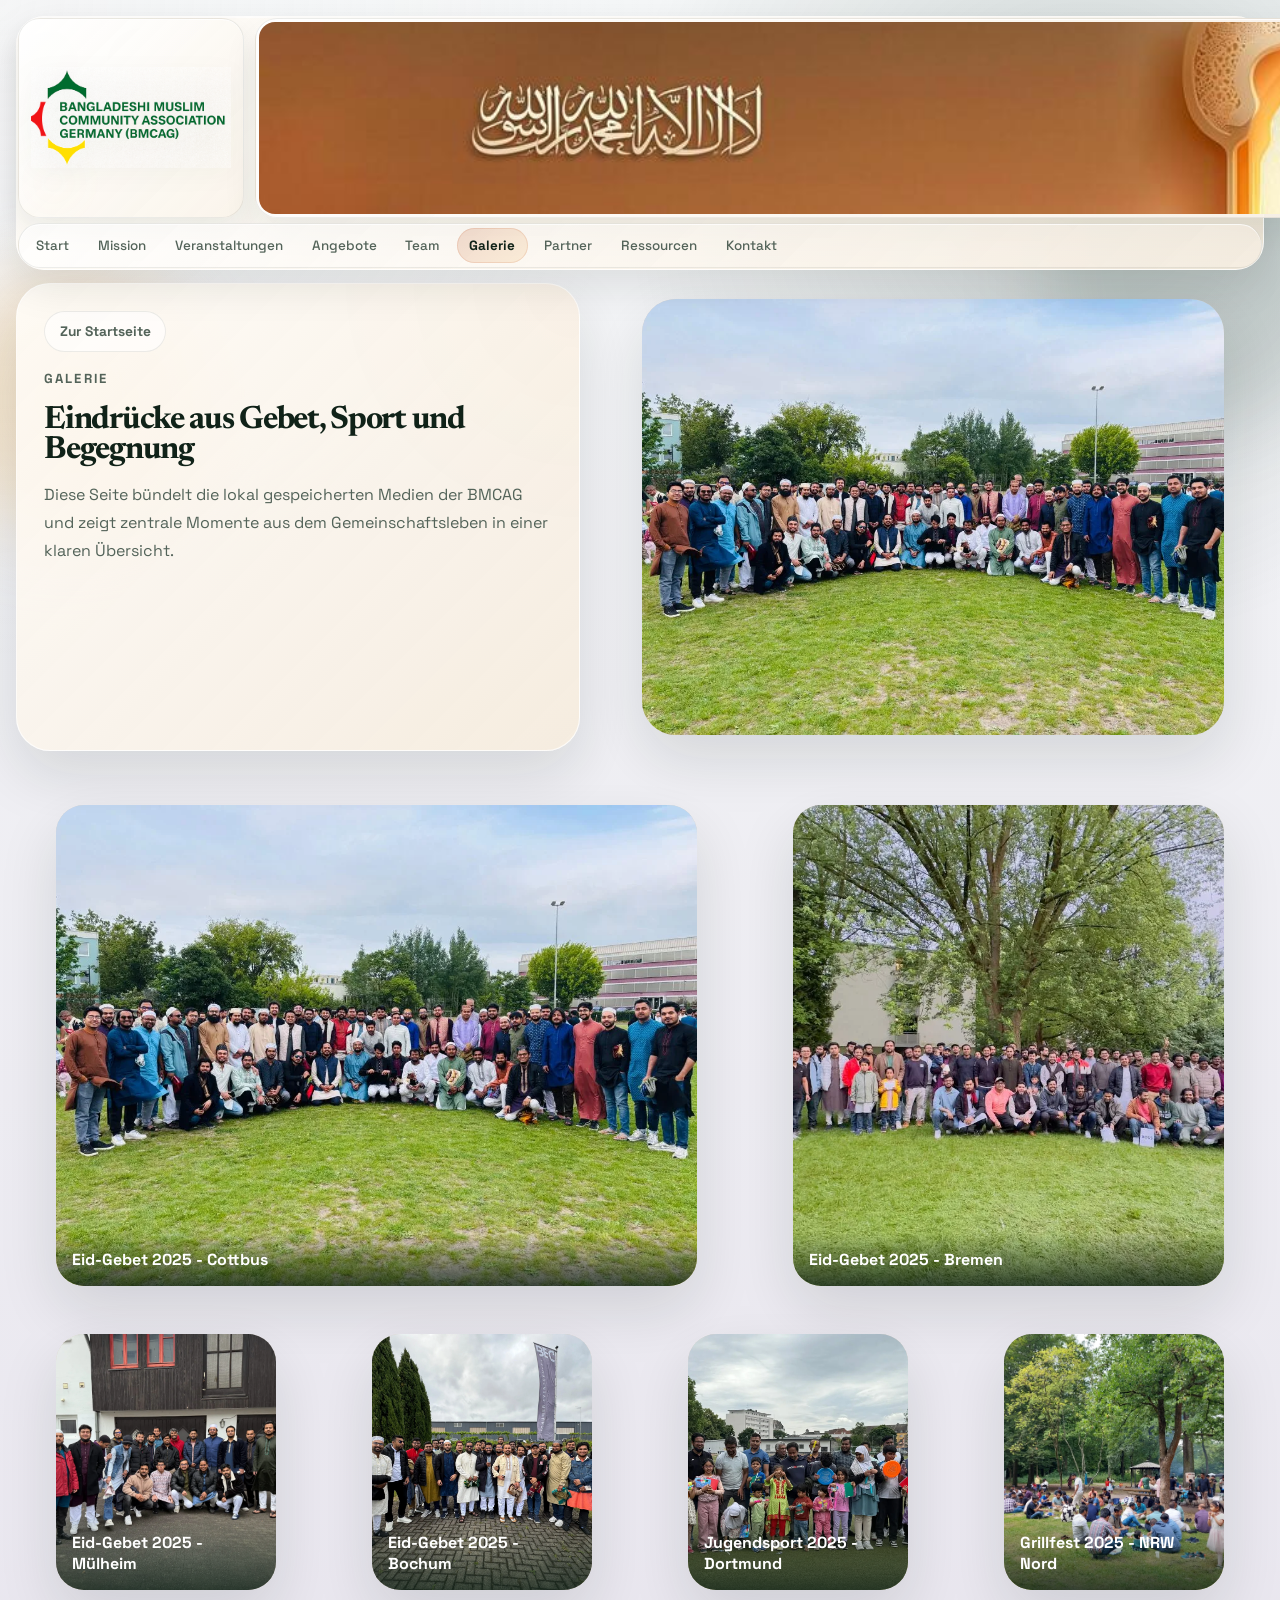
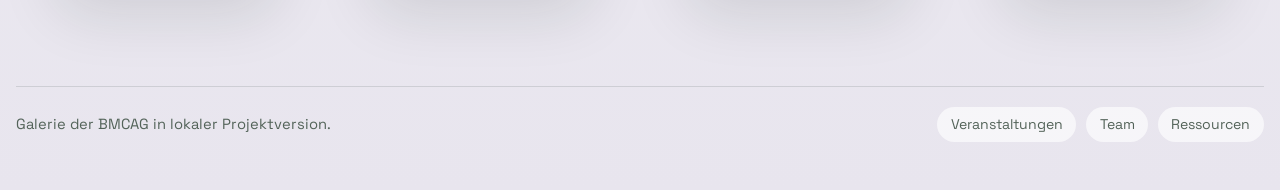
<file: gallery.html>
<!doctype html>
<html lang="de">
<head>
  <meta charset="utf-8">
  <meta name="viewport" content="width=device-width, initial-scale=1">
  <meta name="description" content="Galerie der BMCAG mit lokalen Bildern und Eindrücken.">
  <title>BMCAG | Galerie</title>
  <link rel="preconnect" href="https://fonts.googleapis.com">
  <link rel="preconnect" href="https://fonts.gstatic.com" crossorigin>
  <link href="https://fonts.googleapis.com/css2?family=Newsreader:opsz,wght@6..72,500;6..72,700&family=Space+Grotesk:wght@400;500;700&display=swap" rel="stylesheet">
  <link rel="stylesheet" href="styles.css">
  <script defer src="app.js"></script>
</head>
<body>
  <div class="page-frame">
    <header class="site-header">
      <div class="site-header__topline">
        <a class="brand" href="index.html" aria-label="Zur Startseite">
          <img class="brand-logo" src="media/logo-header.webp" alt="BMCAG"  loading="eager" decoding="async">
        </a>
        <div class="header-art" aria-hidden="true">
          <img src="media/2025/10/header.webp" alt=""  loading="eager" decoding="async">
        </div>
        <button class="menu-toggle" type="button" aria-expanded="false" aria-controls="site-nav">Menü</button>
      </div>
      <nav class="site-nav" id="site-nav" aria-label="Hauptnavigation">
        <a href="index.html">Start</a>
        <a href="mission.html">Mission</a>
        <a href="events.html">Veranstaltungen</a>
        <a href="services.html">Angebote</a>
        <a href="team.html">Team</a>
        <a href="gallery.html" aria-current="page">Galerie</a>
        <a href="partners.html">Partner</a>
        <a href="resources.html">Ressourcen</a>
        <a href="contact.html">Kontakt</a>
      </nav>
    </header>

    <main class="subpage-main" id="top">
      <section class="subpage-hero reveal">
        <div class="subpage-hero__copy">
          <a class="back-chip" href="index.html">Zur Startseite</a>
          <p class="section-label">Galerie</p>
          <h1>Eindrücke aus Gebet, Sport und Begegnung</h1>
          <p>Diese Seite bündelt die lokal gespeicherten Medien der BMCAG und zeigt zentrale Momente aus dem Gemeinschaftsleben in einer klaren Übersicht.</p>
        </div>
        <figure class="subpage-hero__media">
          <img src="media/2025/06/Eid-Gebet-Cottbus-1024x768.webp" alt="Eid-Gebet 2025 in Cottbus" loading="eager">
        </figure>
      </section>

      <section class="section reveal">
        <div class="gallery-grid">
          <figure class="gallery-card"><img src="media/2025/06/Eid-Gebet-Cottbus-1024x768.webp" alt="Eid-Gebet 2025 in Cottbus" loading="lazy"><figcaption>Eid-Gebet 2025 - Cottbus</figcaption></figure>
          <figure class="gallery-card"><img src="media/2025/06/FB_IMG_1749322236753-1024x768.webp" alt="Eid-Gebet 2025 in Bremen" loading="lazy"><figcaption>Eid-Gebet 2025 - Bremen</figcaption></figure>
          <figure class="gallery-card"><img src="media/2025/06/WhatsApp-Image-2025-06-09-at-21.36.02_b6f38ed9.webp" alt="Eid-Gebet 2025 in Mülheim" loading="lazy"><figcaption>Eid-Gebet 2025 - Mülheim</figcaption></figure>
          <figure class="gallery-card"><img src="media/2025/06/bochum-scaled.webp" alt="Eid-Gebet 2025 in Bochum" loading="lazy"><figcaption>Eid-Gebet 2025 - Bochum</figcaption></figure>
          <figure class="gallery-card"><img src="media/2025/06/Youth-Dortmund.webp" alt="Jugendsport 2025 in Dortmund" loading="lazy"><figcaption>Jugendsport 2025 - Dortmund</figcaption></figure>
          <figure class="gallery-card"><img src="media/2025/07/nord-grill.webp" alt="Grillfest NRW Nord" loading="lazy"><figcaption>Grillfest 2025 - NRW Nord</figcaption></figure>
        </div>
      </section>
    </main>

    <footer class="site-footer">
      <p class="footer-note">Galerie der BMCAG in lokaler Projektversion.</p>
      <div class="footer-links">
        <a href="events.html">Veranstaltungen</a>
        <a href="team.html">Team</a>
        <a href="resources.html">Ressourcen</a>
      </div>
    </footer>
  </div>
</body>
</html>
</file>
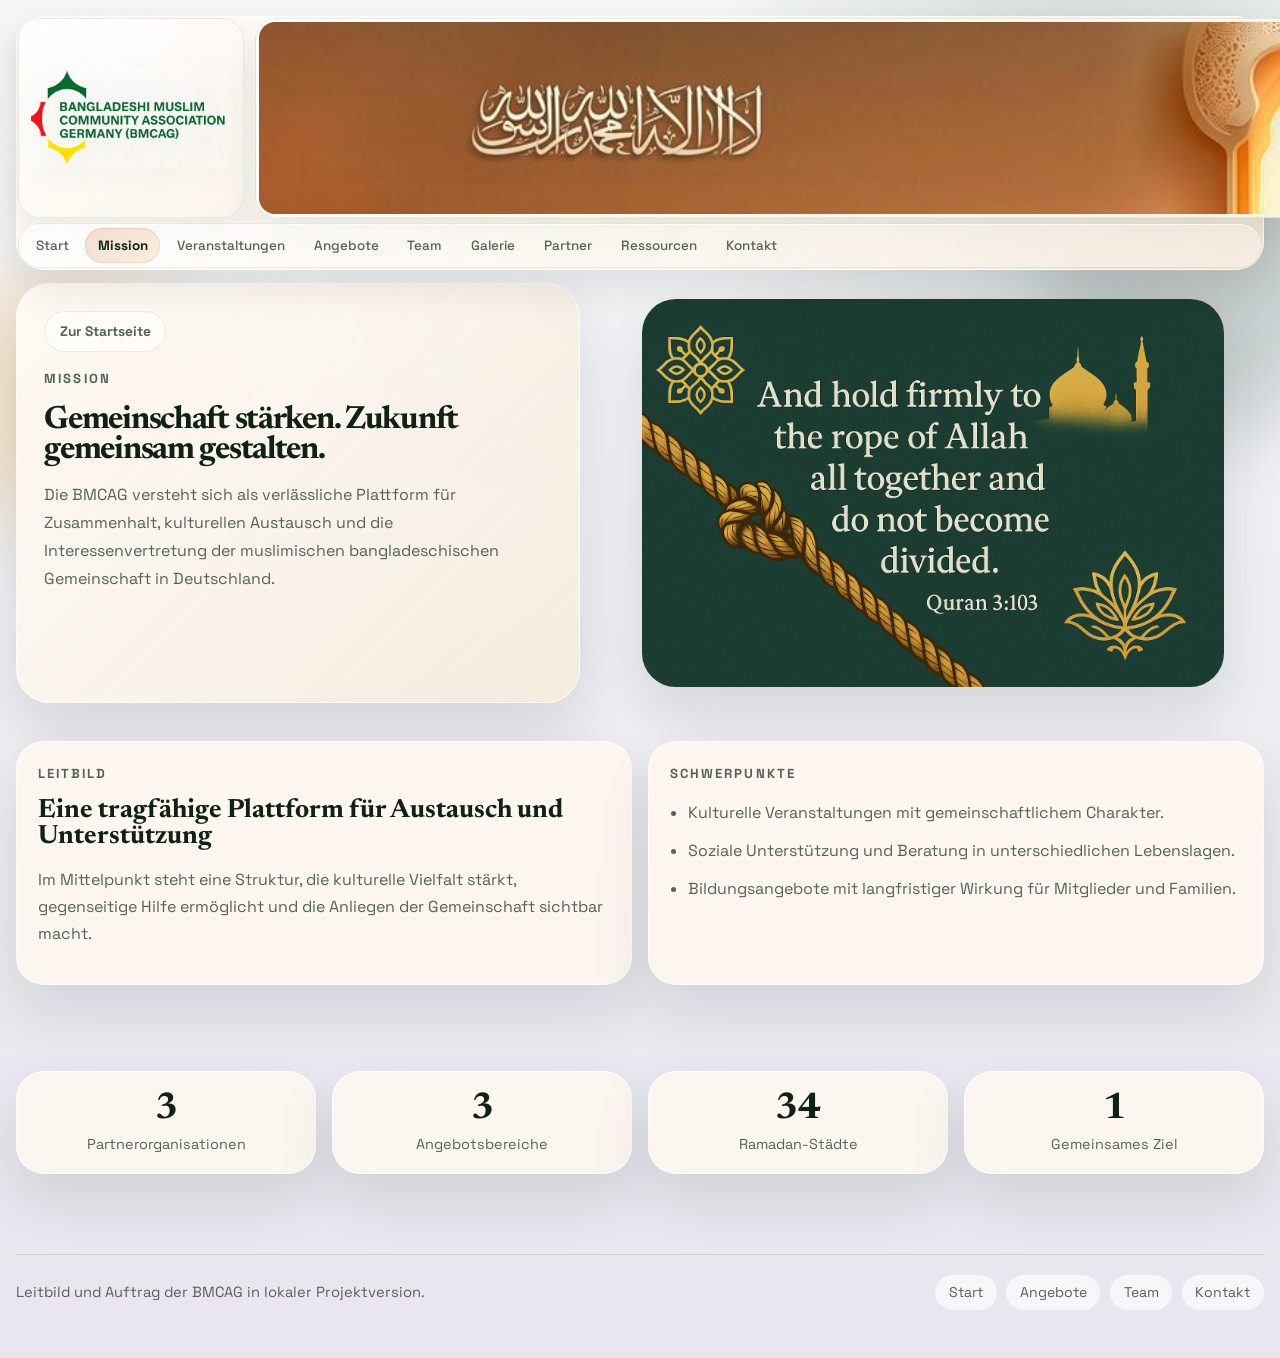
<file: mission.html>
<!doctype html>
<html lang="de">
<head>
  <meta charset="utf-8">
  <meta name="viewport" content="width=device-width, initial-scale=1">
  <meta name="description" content="Leitbild und Auftrag der BMCAG.">
  <title>BMCAG | Mission</title>
  <link rel="preconnect" href="https://fonts.googleapis.com">
  <link rel="preconnect" href="https://fonts.gstatic.com" crossorigin>
  <link href="https://fonts.googleapis.com/css2?family=Newsreader:opsz,wght@6..72,500;6..72,700&family=Space+Grotesk:wght@400;500;700&display=swap" rel="stylesheet">
  <link rel="stylesheet" href="styles.css">
  <script defer src="app.js"></script>
</head>
<body>
  <div class="page-frame">
    <header class="site-header">
      <div class="site-header__topline">
        <a class="brand" href="index.html" aria-label="Zur Startseite">
          <img class="brand-logo" src="media/logo-header.webp" alt="BMCAG"  loading="eager" decoding="async">
        </a>
        <div class="header-art" aria-hidden="true">
          <img src="media/2025/10/header.webp" alt=""  loading="eager" decoding="async">
        </div>
        <button class="menu-toggle" type="button" aria-expanded="false" aria-controls="site-nav">Menü</button>
      </div>
      <nav class="site-nav" id="site-nav" aria-label="Hauptnavigation">
        <a href="index.html">Start</a>
        <a href="mission.html" aria-current="page">Mission</a>
        <a href="events.html">Veranstaltungen</a>
        <a href="services.html">Angebote</a>
        <a href="team.html">Team</a>
        <a href="gallery.html">Galerie</a>
        <a href="partners.html">Partner</a>
        <a href="resources.html">Ressourcen</a>
        <a href="contact.html">Kontakt</a>
      </nav>
    </header>

    <main class="subpage-main" id="top">
      <section class="subpage-hero reveal">
        <div class="subpage-hero__copy">
          <a class="back-chip" href="index.html">Zur Startseite</a>
          <p class="section-label">Mission</p>
          <h1>Gemeinschaft stärken. Zukunft gemeinsam gestalten.</h1>
          <p>Die BMCAG versteht sich als verlässliche Plattform für Zusammenhalt, kulturellen Austausch und die Interessenvertretung der muslimischen bangladeschischen Gemeinschaft in Deutschland.</p>
        </div>
        <figure class="subpage-hero__media">
          <img src="media/2025/06/banner-2.webp" alt="BMCAG Leitbild" loading="eager">
        </figure>
      </section>

      <section class="section reveal">
        <div class="subpage-grid">
          <article class="text-panel">
            <p class="section-label">Leitbild</p>
            <h3>Eine tragfähige Plattform für Austausch und Unterstützung</h3>
            <p>Im Mittelpunkt steht eine Struktur, die kulturelle Vielfalt stärkt, gegenseitige Hilfe ermöglicht und die Anliegen der Gemeinschaft sichtbar macht.</p>
          </article>
          <article class="note-panel">
            <p class="section-label">Schwerpunkte</p>
            <ul class="bullet-list">
              <li>Kulturelle Veranstaltungen mit gemeinschaftlichem Charakter.</li>
              <li>Soziale Unterstützung und Beratung in unterschiedlichen Lebenslagen.</li>
              <li>Bildungsangebote mit langfristiger Wirkung für Mitglieder und Familien.</li>
            </ul>
          </article>
        </div>
      </section>

      <section class="section reveal">
        <div class="detail-grid">
          <article class="page-kpi">
            <strong>3</strong>
            <span>Partnerorganisationen</span>
          </article>
          <article class="page-kpi">
            <strong>3</strong>
            <span>Angebotsbereiche</span>
          </article>
          <article class="page-kpi">
            <strong>34</strong>
            <span>Ramadan-Städte</span>
          </article>
          <article class="page-kpi">
            <strong>1</strong>
            <span>Gemeinsames Ziel</span>
          </article>
        </div>
      </section>
    </main>

    <footer class="site-footer">
      <p class="footer-note">Leitbild und Auftrag der BMCAG in lokaler Projektversion.</p>
      <div class="footer-links">
        <a href="index.html">Start</a>
        <a href="services.html">Angebote</a>
        <a href="team.html">Team</a>
        <a href="contact.html">Kontakt</a>
      </div>
    </footer>
  </div>
</body>
</html>
</file>
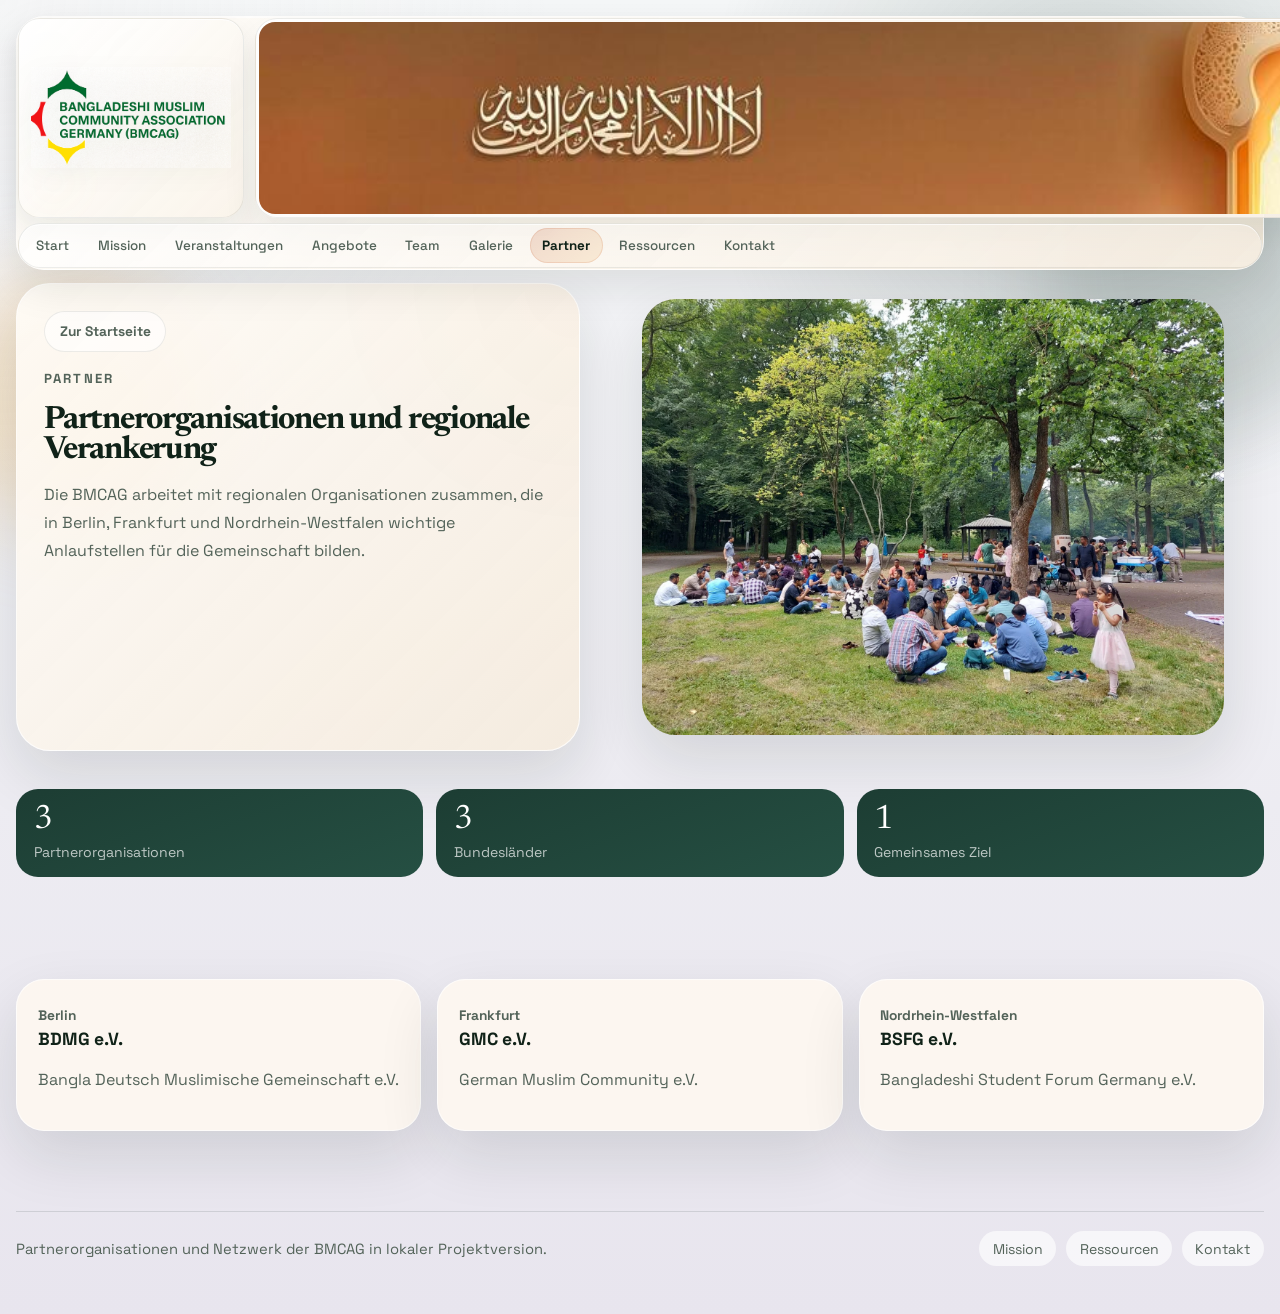
<file: partners.html>
<!doctype html>
<html lang="de">
<head>
  <meta charset="utf-8">
  <meta name="viewport" content="width=device-width, initial-scale=1">
  <meta name="description" content="Partnerorganisationen und Netzwerk der BMCAG.">
  <title>BMCAG | Partner</title>
  <link rel="preconnect" href="https://fonts.googleapis.com">
  <link rel="preconnect" href="https://fonts.gstatic.com" crossorigin>
  <link href="https://fonts.googleapis.com/css2?family=Newsreader:opsz,wght@6..72,500;6..72,700&family=Space+Grotesk:wght@400;500;700&display=swap" rel="stylesheet">
  <link rel="stylesheet" href="styles.css">
  <script defer src="app.js"></script>
</head>
<body>
  <div class="page-frame">
    <header class="site-header">
      <div class="site-header__topline">
        <a class="brand" href="index.html" aria-label="Zur Startseite">
          <img class="brand-logo" src="media/logo-header.webp" alt="BMCAG"  loading="eager" decoding="async">
        </a>
        <div class="header-art" aria-hidden="true">
          <img src="media/2025/10/header.webp" alt=""  loading="eager" decoding="async">
        </div>
        <button class="menu-toggle" type="button" aria-expanded="false" aria-controls="site-nav">Menü</button>
      </div>
      <nav class="site-nav" id="site-nav" aria-label="Hauptnavigation">
        <a href="index.html">Start</a>
        <a href="mission.html">Mission</a>
        <a href="events.html">Veranstaltungen</a>
        <a href="services.html">Angebote</a>
        <a href="team.html">Team</a>
        <a href="gallery.html">Galerie</a>
        <a href="partners.html" aria-current="page">Partner</a>
        <a href="resources.html">Ressourcen</a>
        <a href="contact.html">Kontakt</a>
      </nav>
    </header>

    <main class="subpage-main" id="top">
      <section class="subpage-hero reveal">
        <div class="subpage-hero__copy">
          <a class="back-chip" href="index.html">Zur Startseite</a>
          <p class="section-label">Partner</p>
          <h1>Partnerorganisationen und regionale Verankerung</h1>
          <p>Die BMCAG arbeitet mit regionalen Organisationen zusammen, die in Berlin, Frankfurt und Nordrhein-Westfalen wichtige Anlaufstellen für die Gemeinschaft bilden.</p>
        </div>
        <figure class="subpage-hero__media">
          <img src="media/2025/07/nord-grill.webp" alt="BMCAG Netzwerk" loading="eager">
        </figure>
      </section>

      <section class="section reveal">
        <div class="partner-stats">
          <article class="partner-stat"><span class="partner-stat-value">3</span><span class="partner-stat-label">Partnerorganisationen</span></article>
          <article class="partner-stat"><span class="partner-stat-value">3</span><span class="partner-stat-label">Bundesländer</span></article>
          <article class="partner-stat"><span class="partner-stat-value">1</span><span class="partner-stat-label">Gemeinsames Ziel</span></article>
        </div>
      </section>

      <section class="section reveal">
        <div class="partners-grid">
          <article class="partner-card"><p class="partner-location">Berlin</p><h3>BDMG e.V.</h3><p>Bangla Deutsch Muslimische Gemeinschaft e.V.</p></article>
          <article class="partner-card"><p class="partner-location">Frankfurt</p><h3>GMC e.V.</h3><p>German Muslim Community e.V.</p></article>
          <article class="partner-card"><p class="partner-location">Nordrhein-Westfalen</p><h3>BSFG e.V.</h3><p>Bangladeshi Student Forum Germany e.V.</p></article>
        </div>
      </section>
    </main>

    <footer class="site-footer">
      <p class="footer-note">Partnerorganisationen und Netzwerk der BMCAG in lokaler Projektversion.</p>
      <div class="footer-links">
        <a href="mission.html">Mission</a>
        <a href="resources.html">Ressourcen</a>
        <a href="contact.html">Kontakt</a>
      </div>
    </footer>
  </div>
</body>
</html>
</file>
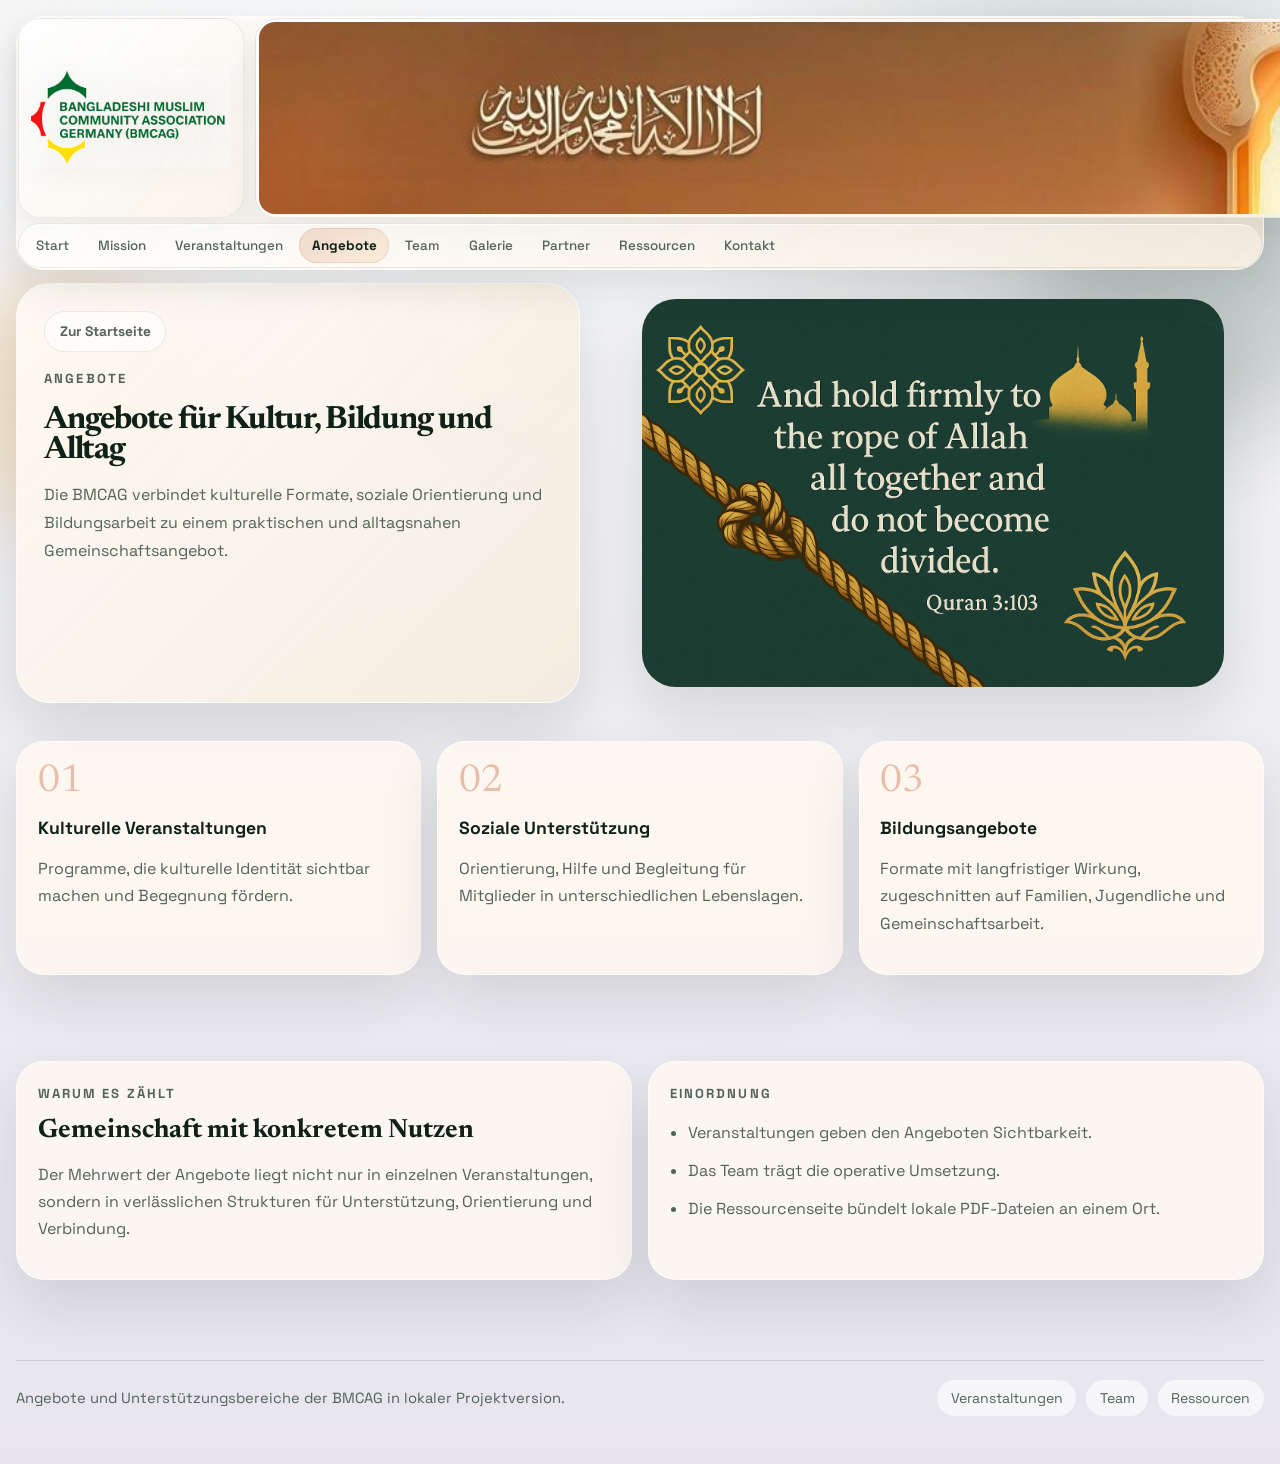
<file: services.html>
<!doctype html>
<html lang="de">
<head>
  <meta charset="utf-8">
  <meta name="viewport" content="width=device-width, initial-scale=1">
  <meta name="description" content="Angebote und Unterstützungsbereiche der BMCAG.">
  <title>BMCAG | Angebote</title>
  <link rel="preconnect" href="https://fonts.googleapis.com">
  <link rel="preconnect" href="https://fonts.gstatic.com" crossorigin>
  <link href="https://fonts.googleapis.com/css2?family=Newsreader:opsz,wght@6..72,500;6..72,700&family=Space+Grotesk:wght@400;500;700&display=swap" rel="stylesheet">
  <link rel="stylesheet" href="styles.css">
  <script defer src="app.js"></script>
</head>
<body>
  <div class="page-frame">
    <header class="site-header">
      <div class="site-header__topline">
        <a class="brand" href="index.html" aria-label="Zur Startseite">
          <img class="brand-logo" src="media/logo-header.webp" alt="BMCAG" loading="eager" decoding="async">
        </a>
        <div class="header-art" aria-hidden="true">
          <img src="media/2025/10/header.webp" alt=""  loading="eager" decoding="async">
        </div>
        <button class="menu-toggle" type="button" aria-expanded="false" aria-controls="site-nav">Menü</button>
      </div>
      <nav class="site-nav" id="site-nav" aria-label="Hauptnavigation">
        <a href="index.html">Start</a>
        <a href="mission.html">Mission</a>
        <a href="events.html">Veranstaltungen</a>
        <a href="services.html" aria-current="page">Angebote</a>
        <a href="team.html">Team</a>
        <a href="gallery.html">Galerie</a>
        <a href="partners.html">Partner</a>
        <a href="resources.html">Ressourcen</a>
        <a href="contact.html">Kontakt</a>
      </nav>
    </header>

    <main class="subpage-main" id="top">
      <section class="subpage-hero reveal">
        <div class="subpage-hero__copy">
          <a class="back-chip" href="index.html">Zur Startseite</a>
          <p class="section-label">Angebote</p>
          <h1>Angebote für Kultur, Bildung und Alltag</h1>
          <p>Die BMCAG verbindet kulturelle Formate, soziale Orientierung und Bildungsarbeit zu einem praktischen und alltagsnahen Gemeinschaftsangebot.</p>
        </div>
        <figure class="subpage-hero__media">
          <img src="media/2025/06/banner-2.webp" alt="BMCAG Angebote" loading="eager">
        </figure>
      </section>

      <section class="section reveal">
        <div class="services-grid">
          <article class="service-card"><span class="service-number">01</span><h3>Kulturelle Veranstaltungen</h3><p>Programme, die kulturelle Identität sichtbar machen und Begegnung fördern.</p></article>
          <article class="service-card"><span class="service-number">02</span><h3>Soziale Unterstützung</h3><p>Orientierung, Hilfe und Begleitung für Mitglieder in unterschiedlichen Lebenslagen.</p></article>
          <article class="service-card"><span class="service-number">03</span><h3>Bildungsangebote</h3><p>Formate mit langfristiger Wirkung, zugeschnitten auf Familien, Jugendliche und Gemeinschaftsarbeit.</p></article>
        </div>
      </section>

      <section class="section reveal">
        <div class="subpage-grid">
          <article class="text-panel">
            <p class="section-label">Warum es zählt</p>
            <h3>Gemeinschaft mit konkretem Nutzen</h3>
            <p>Der Mehrwert der Angebote liegt nicht nur in einzelnen Veranstaltungen, sondern in verlässlichen Strukturen für Unterstützung, Orientierung und Verbindung.</p>
          </article>
          <article class="note-panel">
            <p class="section-label">Einordnung</p>
            <ul class="bullet-list">
              <li>Veranstaltungen geben den Angeboten Sichtbarkeit.</li>
              <li>Das Team trägt die operative Umsetzung.</li>
              <li>Die Ressourcenseite bündelt lokale PDF-Dateien an einem Ort.</li>
            </ul>
          </article>
        </div>
      </section>
    </main>

    <footer class="site-footer">
      <p class="footer-note">Angebote und Unterstützungsbereiche der BMCAG in lokaler Projektversion.</p>
      <div class="footer-links">
        <a href="events.html">Veranstaltungen</a>
        <a href="team.html">Team</a>
        <a href="resources.html">Ressourcen</a>
      </div>
    </footer>
  </div>
</body>
</html>
</file>
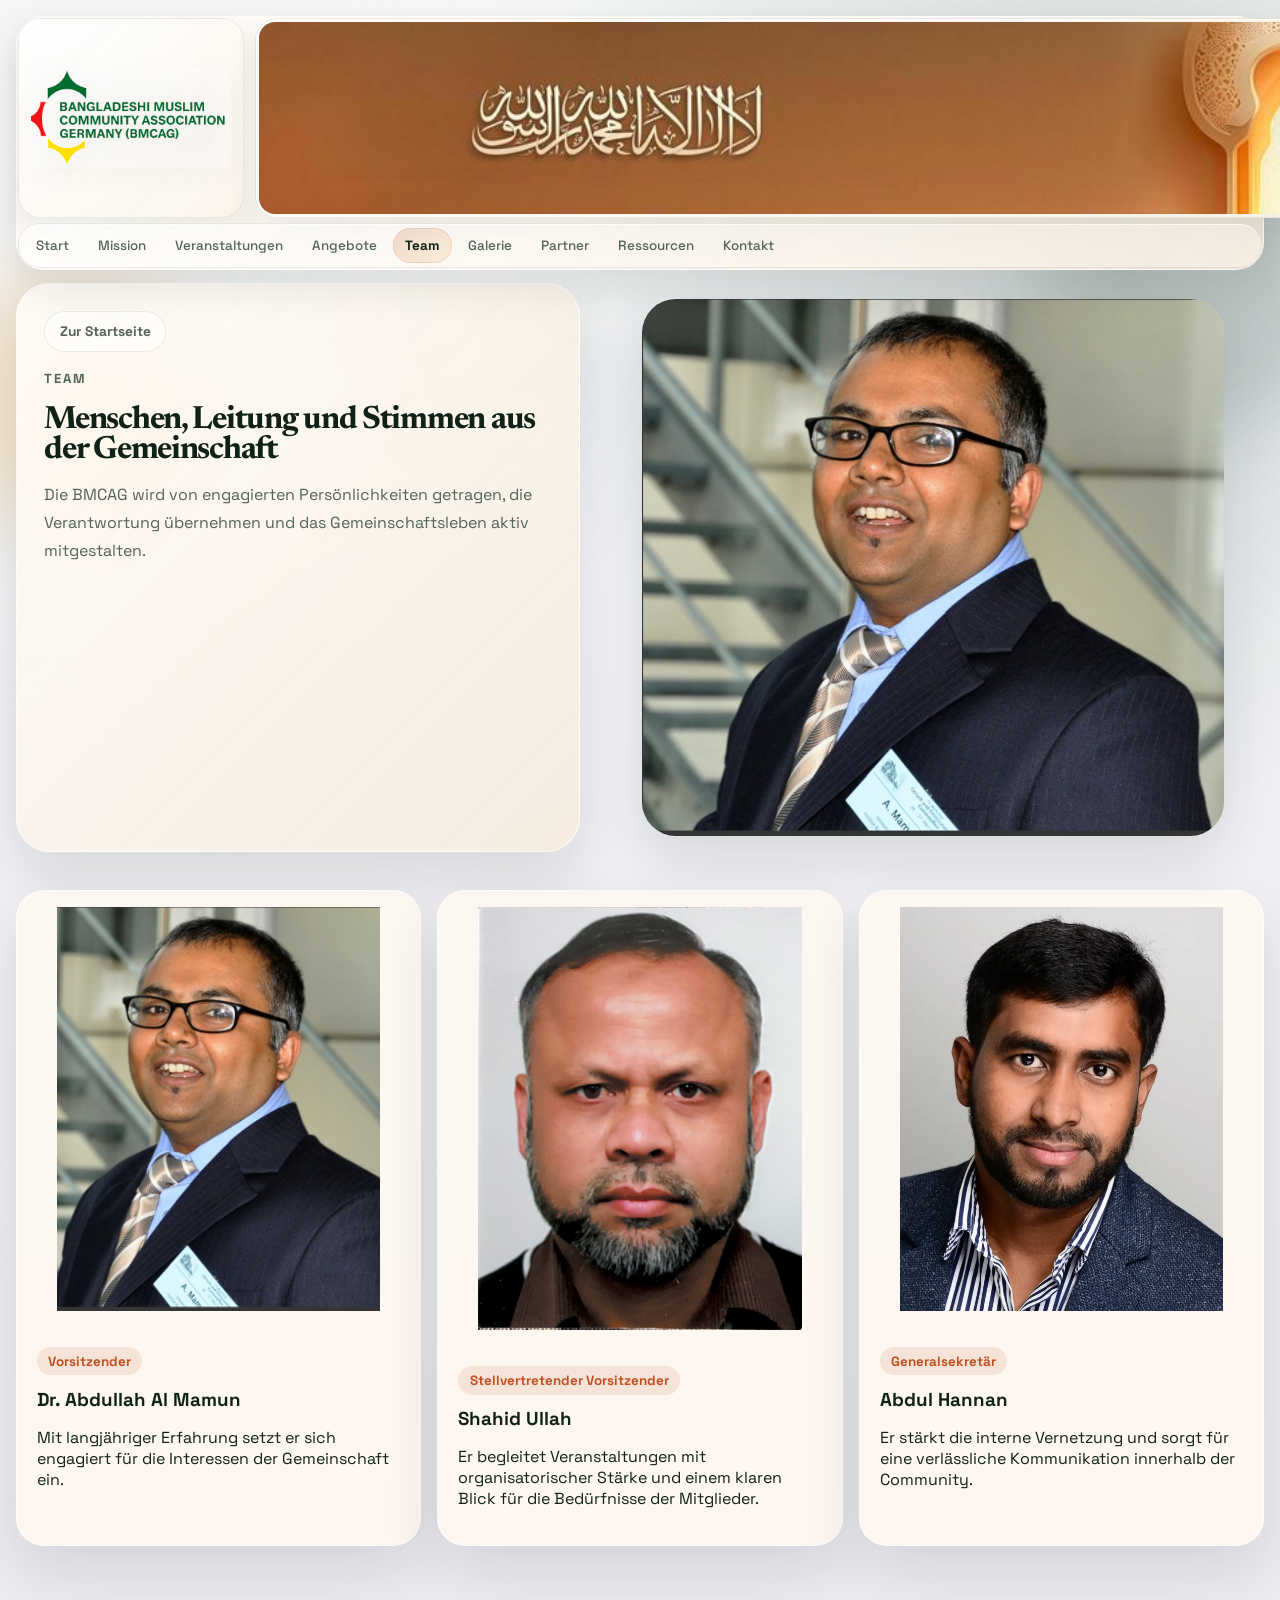
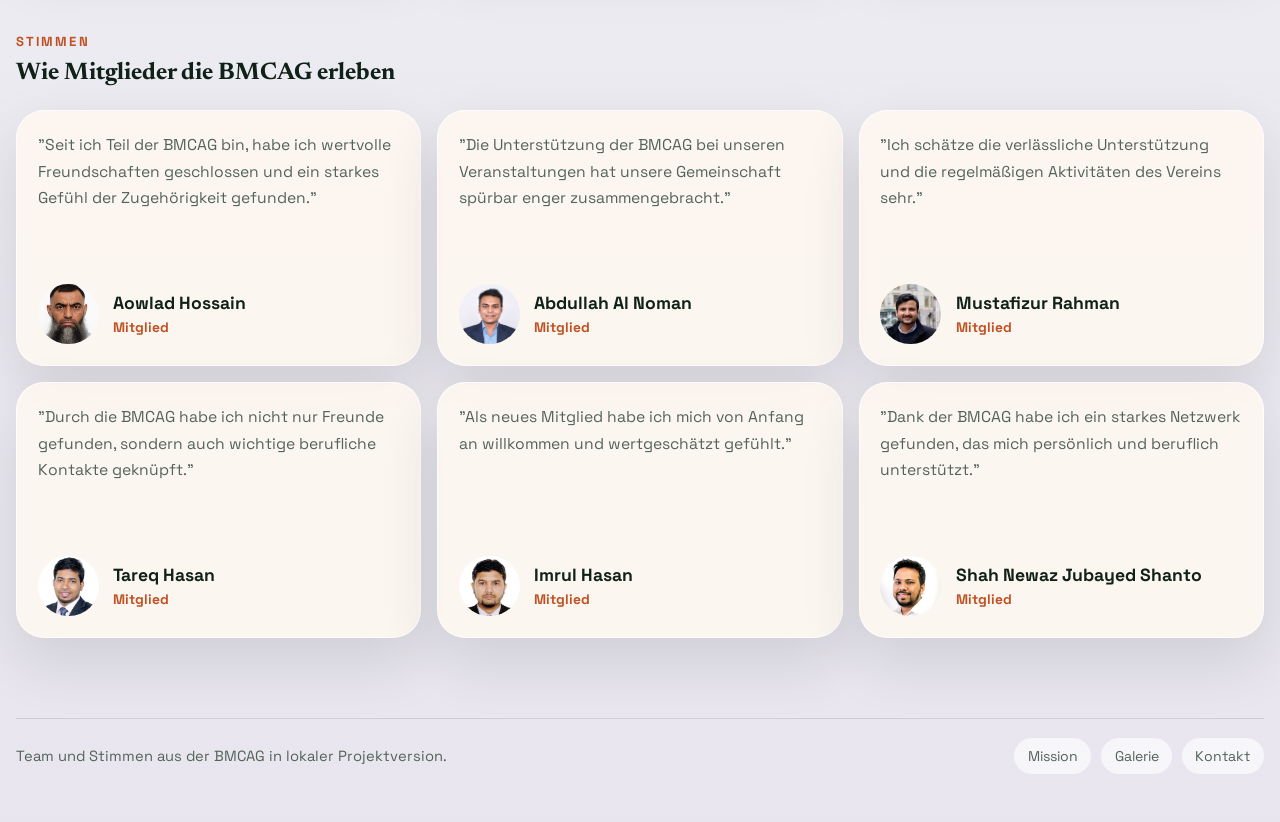
<file: team.html>
<!doctype html>
<html lang="de">
<head>
  <meta charset="utf-8">
  <meta name="viewport" content="width=device-width, initial-scale=1">
  <meta name="description" content="Team und Stimmen aus der BMCAG-Gemeinschaft.">
  <title>BMCAG | Team</title>
  <link rel="preconnect" href="https://fonts.googleapis.com">
  <link rel="preconnect" href="https://fonts.gstatic.com" crossorigin>
  <link href="https://fonts.googleapis.com/css2?family=Newsreader:opsz,wght@6..72,500;6..72,700&family=Space+Grotesk:wght@400;500;700&display=swap" rel="stylesheet">
  <link rel="stylesheet" href="styles.css">
  <script defer src="app.js"></script>
</head>
<body>
  <div class="page-frame">
    <header class="site-header">
      <div class="site-header__topline">
        <a class="brand" href="index.html" aria-label="Zur Startseite">
          <img class="brand-logo" src="media/logo-header.webp" alt="BMCAG"  loading="eager" decoding="async">
        </a>
        <div class="header-art" aria-hidden="true">
          <img src="media/2025/10/header.webp" alt=""  loading="eager" decoding="async">
        </div>
        <button class="menu-toggle" type="button" aria-expanded="false" aria-controls="site-nav">Menü</button>
      </div>
      <nav class="site-nav" id="site-nav" aria-label="Hauptnavigation">
        <a href="index.html">Start</a>
        <a href="mission.html">Mission</a>
        <a href="events.html">Veranstaltungen</a>
        <a href="services.html">Angebote</a>
        <a href="team.html" aria-current="page">Team</a>
        <a href="gallery.html">Galerie</a>
        <a href="partners.html">Partner</a>
        <a href="resources.html">Ressourcen</a>
        <a href="contact.html">Kontakt</a>
      </nav>
    </header>

    <main class="subpage-main" id="top">
      <section class="subpage-hero reveal">
        <div class="subpage-hero__copy">
          <a class="back-chip" href="index.html">Zur Startseite</a>
          <p class="section-label">Team</p>
          <h1>Menschen, Leitung und Stimmen aus der Gemeinschaft</h1>
          <p>Die BMCAG wird von engagierten Persönlichkeiten getragen, die Verantwortung übernehmen und das Gemeinschaftsleben aktiv mitgestalten.</p>
        </div>
        <figure class="subpage-hero__media">
          <img src="media/2025/06/mamun.webp" alt="Dr. Abdullah Al Mamun" loading="eager">
        </figure>
      </section>

      <section class="section reveal">
        <div class="leadership-grid">
          <article class="leadership-card">
            <figure><img src="media/2025/06/mamun.webp" alt="Dr. Abdullah Al Mamun" loading="lazy"></figure>
            <div class="leadership-copy"><p class="role-pill">Vorsitzender</p><h3>Dr. Abdullah Al Mamun</h3><p>Mit langjähriger Erfahrung setzt er sich engagiert für die Interessen der Gemeinschaft ein.</p></div>
          </article>
          <article class="leadership-card">
            <figure><img src="media/2025/06/ullah.webp" alt="Shahid Ullah" loading="lazy"></figure>
            <div class="leadership-copy"><p class="role-pill">Stellvertretender Vorsitzender</p><h3>Shahid Ullah</h3><p>Er begleitet Veranstaltungen mit organisatorischer Stärke und einem klaren Blick für die Bedürfnisse der Mitglieder.</p></div>
          </article>
          <article class="leadership-card">
            <figure><img src="media/2025/06/Hannan.webp" alt="Abdul Hannan" loading="lazy"></figure>
            <div class="leadership-copy"><p class="role-pill">Generalsekretär</p><h3>Abdul Hannan</h3><p>Er stärkt die interne Vernetzung und sorgt für eine verlässliche Kommunikation innerhalb der Community.</p></div>
          </article>
        </div>
      </section>

      <section class="section reveal">
        <div class="section-heading">
          <p class="eyebrow">Stimmen</p>
          <h2>Wie Mitglieder die BMCAG erleben</h2>
        </div>
        <div class="voices-grid">
          <article class="voice-card"><p class="voice-quote">"Seit ich Teil der BMCAG bin, habe ich wertvolle Freundschaften geschlossen und ein starkes Gefühl der Zugehörigkeit gefunden."</p><div class="voice-person"><img src="media/2025/06/aowlad-e1749884736836.webp" alt="Aowlad Hossain" loading="lazy"><div><h3>Aowlad Hossain</h3><p>Mitglied</p></div></div></article>
          <article class="voice-card"><p class="voice-quote">"Die Unterstützung der BMCAG bei unseren Veranstaltungen hat unsere Gemeinschaft spürbar enger zusammengebracht."</p><div class="voice-person"><img src="media/2025/06/noman.webp" alt="Abdullah Al Noman" loading="lazy"><div><h3>Abdullah Al Noman</h3><p>Mitglied</p></div></div></article>
          <article class="voice-card"><p class="voice-quote">"Ich schätze die verlässliche Unterstützung und die regelmäßigen Aktivitäten des Vereins sehr."</p><div class="voice-person"><img src="media/2025/06/mustafiz.webp" alt="Mustafizur Rahman" loading="lazy"><div><h3>Mustafizur Rahman</h3><p>Mitglied</p></div></div></article>
          <article class="voice-card"><p class="voice-quote">"Durch die BMCAG habe ich nicht nur Freunde gefunden, sondern auch wichtige berufliche Kontakte geknüpft."</p><div class="voice-person"><img src="media/2025/06/tareq.webp" alt="Tareq Hasan" loading="lazy"><div><h3>Tareq Hasan</h3><p>Mitglied</p></div></div></article>
          <article class="voice-card"><p class="voice-quote">"Als neues Mitglied habe ich mich von Anfang an willkommen und wertgeschätzt gefühlt."</p><div class="voice-person"><img src="media/2025/06/imrul.webp" alt="Imrul Hasan" loading="lazy"><div><h3>Imrul Hasan</h3><p>Mitglied</p></div></div></article>
          <article class="voice-card"><p class="voice-quote">"Dank der BMCAG habe ich ein starkes Netzwerk gefunden, das mich persönlich und beruflich unterstützt."</p><div class="voice-person"><img src="media/2025/06/shanto.webp" alt="Shah Newaz Jubayed Shanto" loading="lazy"><div><h3>Shah Newaz Jubayed Shanto</h3><p>Mitglied</p></div></div></article>
        </div>
      </section>
    </main>

    <footer class="site-footer">
      <p class="footer-note">Team und Stimmen aus der BMCAG in lokaler Projektversion.</p>
      <div class="footer-links">
        <a href="mission.html">Mission</a>
        <a href="gallery.html">Galerie</a>
        <a href="contact.html">Kontakt</a>
      </div>
    </footer>
  </div>
</body>
</html>
</file>
<file: styles.css>
:root {
  --bg: #f4ecde;
  --surface: rgba(255, 250, 242, 0.8);
  --surface-strong: #fff9f0;
  --surface-dark: #18392f;
  --text: #102218;
  --muted: #536359;
  --accent: #bf5122;
  --accent-soft: #f2c078;
  --line: rgba(16, 34, 24, 0.12);
  --shadow: 0 24px 60px rgba(16, 34, 24, 0.12);
  --radius: 28px;
  --container: 1640px;
  --font-display: "Newsreader", serif;
  --font-body: "Space Grotesk", sans-serif;
  --app-height: 100vh;
  --header-height: 0px;
  --reveal-distance: 26px;
  --reveal-duration: 560ms;
}

* {
  box-sizing: border-box;
}

html {
  scroll-behavior: smooth;
}

body {
  margin: 0;
  min-height: var(--app-height);
  color: var(--text);
  font-family: var(--font-body);
  background:
    radial-gradient(circle at top left, rgba(243, 241, 240, 0.18), transparent 30%),
    radial-gradient(circle at 85% 10%, rgba(24, 57, 47, 0.18), transparent 24%),
    linear-gradient(180deg, #f5f7f8 0%, #e8e5ee 100%);
  overflow-x: clip;
}

body.is-mobile {
  --reveal-distance: 18px;
  --reveal-duration: 460ms;
}

body.is-compact {
  --reveal-distance: 14px;
  --reveal-duration: 420ms;
}

body.is-menu-open {
  overflow: hidden;
}

body::before,
body::after {
  content: "";
  position: fixed;
  border-radius: 999px;
  pointer-events: none;
  filter: blur(40px);
  z-index: 0;
}

body::before {
  width: 260px;
  height: 260px;
  left: -60px;
  top: 30vh;
  background: rgba(242, 192, 120, 0.34);
}

body::after {
  width: 320px;
  height: 320px;
  right: -80px;
  top: 12vh;
  background: rgba(24, 57, 47, 0.14);
}

a {
  color: inherit;
  text-decoration: none;
}

img {
  display: block;
  width: 100%;
}

.page-frame {
  position: relative;
  z-index: 1;
  width: min(calc(100% - 2rem), var(--container));
  margin: 0 auto;
  padding: 1rem 0 3rem;
}

.site-header {
  position: sticky;
  top: 1rem;
  z-index: 10;
  display: grid;
  gap: 0.32rem;
  padding: 0.05rem;
  margin-bottom: 0.8rem;
  background:
    linear-gradient(135deg, rgba(255, 252, 247, 0.92), rgba(246, 235, 219, 0.84)),
    radial-gradient(circle at top right, rgba(191, 81, 34, 0.12), transparent 34%),
    radial-gradient(circle at 10% 18%, rgba(24, 57, 47, 0.08), transparent 24%);
  border: 1px solid rgba(255, 255, 255, 0.78);
  border-radius: 28px;
  backdrop-filter: blur(18px);
  box-shadow:
    inset 0 1px 0 rgba(255, 255, 255, 0.58),
    0 16px 40px rgba(16, 34, 24, 0.1);
  transition: transform 180ms ease, box-shadow 180ms ease, background 180ms ease;
}

.site-header::before {
  content: "";
  position: absolute;
  inset: 0;
  border-radius: inherit;
  pointer-events: none;
  background: linear-gradient(135deg, rgba(255, 255, 255, 0.36), transparent 48%);
}

body.is-scrolled .site-header {
  transform: translateY(-2px);
  box-shadow:
    inset 0 1px 0 rgba(255, 255, 255, 0.62),
    0 24px 54px rgba(16, 34, 24, 0.14);
  background:
    linear-gradient(135deg, rgba(255, 252, 247, 0.96), rgba(246, 235, 219, 0.9)),
    radial-gradient(circle at top right, rgba(191, 81, 34, 0.16), transparent 34%),
    radial-gradient(circle at 10% 18%, rgba(24, 57, 47, 0.1), transparent 24%);
}

.site-header__topline {
  position: relative;
  z-index: 1;
  display: grid;
  grid-template-columns: auto minmax(0, 1fr) auto;
  align-items: stretch;
  gap: 0.7rem;
}

.brand {
  position: relative;
  display: inline-flex;
  align-items: center;
  align-self: stretch;
  min-width: 0;
  padding: 0.48rem 0.72rem 0.5rem 0.78rem;
  border-radius: 22px;
  background:
    linear-gradient(135deg, rgba(255, 255, 255, 0.96), rgba(250, 244, 234, 0.88)),
    radial-gradient(circle at 12% 20%, rgba(24, 57, 47, 0.08), transparent 22%),
    radial-gradient(circle at 15% 82%, rgba(242, 192, 120, 0.22), transparent 20%);
  border: 1px solid rgba(16, 34, 24, 0.08);
  box-shadow:
    inset 0 1px 0 rgba(255, 255, 255, 0.82),
    0 12px 28px rgba(16, 34, 24, 0.08);
  overflow: hidden;
  transition: transform 160ms ease, box-shadow 160ms ease, border-color 160ms ease;
}

.brand::after {
  content: "";
  position: absolute;
  inset: 0;
  background: linear-gradient(135deg, rgba(255, 255, 255, 0.48), transparent 52%);
  pointer-events: none;
}

.brand:hover,
.brand:focus-visible {
  transform: translateY(-1px);
  border-color: rgba(16, 34, 24, 0.14);
  box-shadow:
    inset 0 1px 0 rgba(255, 255, 255, 0.84),
    0 20px 38px rgba(16, 34, 24, 0.1);
  outline: none;
}

.brand-logo {
  position: relative;
  z-index: 1;
  display: block;
  width: clamp(12rem, 27vw, 22rem);
  max-width: 200px;
  height: 200px;
  object-fit: contain;
  height: auto;
  object-fit: contain;
  filter: drop-shadow(0 6px 12px rgba(16, 34, 24, 0.08));
}

.header-art {
  position: relative;
  display: flex;
  align-items: center;
  align-self: stretch;
  min-width: 0;
  width: 1300px;
  height: 200px;
  max-width: none;
  padding: 0.2rem;
  border-radius: 22px;
  background:
    linear-gradient(135deg, rgba(255, 255, 255, 0.94), rgba(249, 240, 227, 0.9)),
    radial-gradient(circle at 100% 50%, rgba(191, 81, 34, 0.12), transparent 40%);
  border: 1px solid rgba(16, 34, 24, 0.08);
  box-shadow:
    inset 0 1px 0 rgba(255, 255, 255, 0.82),
    0 16px 34px rgba(16, 34, 24, 0.08);
  overflow: hidden;
  justify-self: stretch;
}

.header-art img {
  display: block;
  width: 100%;
  height: 100%;
  min-height: 100%;
  object-fit: cover;
  object-position: center;
  border-radius: 16px;
}

.header-utility {
  display: inline-flex;
  align-items: center;
  justify-content: flex-end;
  align-self: center;
  gap: 0.45rem;
  min-width: 0;
  padding: 0.35rem;
  border-radius: 999px;
  background: rgba(255, 255, 255, 0.52);
  border: 1px solid rgba(16, 34, 24, 0.08);
  box-shadow: inset 0 1px 0 rgba(255, 255, 255, 0.78);
}

.header-status {
  display: inline-flex;
  align-items: center;
  gap: 0.5rem;
  margin: 0;
  padding: 0.68rem 0.92rem 0.68rem 0.86rem;
  border-radius: 999px;
  background: transparent;
  border: 0;
  color: var(--muted);
  font-size: 0.8rem;
  font-weight: 700;
  white-space: nowrap;
}

.header-status-dot {
  width: 0.55rem;
  height: 0.55rem;
  border-radius: 50%;
  background: linear-gradient(135deg, #2d8a64, #5abf96);
  box-shadow: 0 0 0 0.28rem rgba(90, 191, 150, 0.18);
}

.header-cta {
  display: inline-flex;
  align-items: center;
  justify-content: center;
  min-height: 2.95rem;
  padding: 0.82rem 1.12rem;
  border-radius: 999px;
  background: linear-gradient(135deg, #114737, #1f6d52);
  color: #fff;
  font-size: 0.88rem;
  font-weight: 700;
  box-shadow: 0 14px 28px rgba(17, 71, 55, 0.22);
  transition: transform 160ms ease, box-shadow 160ms ease, filter 160ms ease;
}

.header-cta:hover,
.header-cta:focus-visible {
  transform: translateY(-1px);
  box-shadow: 0 18px 34px rgba(17, 71, 55, 0.28);
  filter: brightness(1.03) saturate(1.06);
  outline: none;
}

.site-nav {
  position: relative;
  z-index: 1;
  display: flex;
  align-items: center;
  justify-content: flex-start;
  gap: 0.25rem;
  flex-wrap: wrap;
  padding: 0.28rem;
  background: linear-gradient(135deg, rgba(255, 255, 255, 0.68), rgba(248, 240, 229, 0.6));
  border: 1px solid rgba(16, 34, 24, 0.08);
  border-radius: 22px;
  box-shadow: inset 0 1px 0 rgba(255, 255, 255, 0.74);
  overflow-x: auto;
  scrollbar-width: none;
  transition: opacity 180ms ease, transform 220ms ease, visibility 220ms ease, box-shadow 180ms ease;
}

.site-nav::-webkit-scrollbar {
  display: none;
}

.site-nav a {
  padding: 0.54rem 0.78rem;
  border-radius: 999px;
  color: var(--muted);
  font-size: 0.84rem;
  font-weight: 500;
  white-space: nowrap;
  transition: background 160ms ease, color 160ms ease, transform 160ms ease, box-shadow 160ms ease;
}

.site-nav a:hover,
.site-nav a:focus-visible {
  background: rgba(191, 81, 34, 0.12);
  color: var(--text);
  transform: translateY(-1px);
  outline: none;
}

.site-nav a[aria-current="page"] {
  background: linear-gradient(135deg, rgba(191, 81, 34, 0.18), rgba(242, 192, 120, 0.22));
  color: var(--text);
  font-weight: 700;
  box-shadow: inset 0 0 0 1px rgba(191, 81, 34, 0.14);
}

.menu-toggle {
  display: none;
  align-self: center;
  border: 1px solid rgba(16, 34, 24, 0.08);
  padding: 0.64rem 0.9rem;
  border-radius: 999px;
  background: linear-gradient(135deg, rgba(255, 255, 255, 0.92), rgba(244, 236, 222, 0.88));
  box-shadow: inset 0 1px 0 rgba(255, 255, 255, 0.78);
  color: var(--surface-dark);
  font-size: 0.84rem;
  font-weight: 700;
  font: inherit;
  transition: transform 160ms ease, background 160ms ease, box-shadow 160ms ease;
}

.menu-toggle.is-active {
  background: linear-gradient(135deg, rgba(17, 71, 55, 0.96), rgba(31, 109, 82, 0.9));
  color: #fff;
  box-shadow: 0 16px 34px rgba(17, 71, 55, 0.18);
}

.section {
  margin: 0 0 3rem;
}

.page-links-grid,
.subpage-grid,
.subpage-grid-tight,
.detail-grid {
  display: grid;
  gap: 1rem;
}

.page-links-grid {
  grid-template-columns: repeat(4, minmax(0, 1fr));
}

.page-link-card,
.text-panel,
.note-panel,
.page-kpi,
.subpage-feature {
  display: block;
  padding: 1.3rem;
  border-radius: var(--radius);
  background: rgba(255, 249, 240, 0.86);
  border: 1px solid rgba(255, 255, 255, 0.64);
  box-shadow: var(--shadow);
}

.page-link-card {
  min-height: 15rem;
  transition: transform 160ms ease, box-shadow 160ms ease, border-color 160ms ease;
}

.page-link-card:hover,
.page-link-card:focus-visible {
  transform: translateY(-3px);
  box-shadow: 0 28px 60px rgba(16, 34, 24, 0.16);
  border-color: rgba(191, 81, 34, 0.18);
  outline: none;
}

.page-link-card h3,
.text-panel h3,
.note-panel h3,
.subpage-feature h3 {
  margin: 0;
  font-family: var(--font-display);
  font-size: 1.65rem;
  line-height: 0.95;
}

.page-link-card p,
.text-panel p,
.note-panel p,
.subpage-feature p,
.bullet-list li {
  color: var(--muted);
  line-height: 1.7;
}

.page-link-arrow {
  display: inline-flex;
  margin-top: 1rem;
  color: var(--accent);
  font-size: 0.88rem;
  font-weight: 700;
}

.subpage-main {
  display: grid;
  gap: 2.4rem;
}

.subpage-hero {
  display: grid;
  grid-template-columns: minmax(0, 0.92fr) minmax(0, 1.08fr);
  gap: 1.4rem;
  align-items: stretch;
}

.subpage-hero__copy,
.subpage-hero__media,
.subpage-feature {
  border-radius: calc(var(--radius) + 6px);
  overflow: hidden;
  box-shadow: var(--shadow);
}

.subpage-hero__copy {
  padding: 1.7rem;
  background:
    linear-gradient(135deg, rgba(255, 252, 247, 0.9), rgba(246, 235, 219, 0.82)),
    radial-gradient(circle at top right, rgba(191, 81, 34, 0.12), transparent 36%);
  border: 1px solid rgba(255, 255, 255, 0.72);
}

.subpage-hero__copy h1 {
  margin: 0;
  font-family: var(--font-display);
  font-size: clamp(1.2rem, 2.8vw, 2rem);
  line-height: 0.94;
  letter-spacing: -0.04em;
}

.subpage-hero__copy p {
  max-width: 40rem;
  color: var(--muted);
  line-height: 1.75;
}

.subpage-hero__media {
  min-height: 24rem;
  background: #d9d0c3;
}

.subpage-hero__media img {
  height: 100%;
  object-fit: cover;
}

.subpage-grid {
  grid-template-columns: repeat(2, minmax(0, 1fr));
}

.subpage-grid-tight {
  grid-template-columns: repeat(3, minmax(0, 1fr));
}

.detail-grid {
  grid-template-columns: repeat(4, minmax(0, 1fr));
}

.text-panel,
.note-panel,
.page-kpi,
.subpage-feature {
  height: 100%;
}

.text-panel h3,
.note-panel h3,
.subpage-feature h3 {
  margin-bottom: 0.9rem;
}

.bullet-list {
  margin: 0;
  padding-left: 1.15rem;
}

.bullet-list li + li {
  margin-top: 0.65rem;
}

.page-kpi {
  text-align: center;
}

.page-kpi strong {
  display: block;
  font-family: var(--font-display);
  font-size: 2.3rem;
  line-height: 0.95;
}

.page-kpi span {
  display: block;
  margin-top: 0.4rem;
  color: var(--muted);
  font-size: 0.9rem;
}

.back-chip {
  display: inline-flex;
  align-items: center;
  gap: 0.45rem;
  margin-bottom: 1rem;
  padding: 0.65rem 0.9rem;
  border-radius: 999px;
  background: rgba(255, 255, 255, 0.62);
  border: 1px solid rgba(16, 34, 24, 0.08);
  color: var(--muted);
  font-size: 0.86rem;
  font-weight: 700;
}

.section-label {
  margin: 0 0 0.9rem;
  color: var(--accent);
  font-size: 0.82rem;
  font-weight: 700;
  letter-spacing: 0.16em;
  text-transform: uppercase;
}

.reveal,
.reveal-item {
  opacity: 0;
  transform: translateY(var(--reveal-distance));
  transition: opacity var(--reveal-duration) ease, transform var(--reveal-duration) ease;
  transition-delay: var(--delay, 0ms);
}

.reveal.is-visible,
.reveal-item.is-visible {
  opacity: 1;
  transform: translateY(0);
}

.eyebrow,
.card-kicker {
  margin: 0 0 0.75rem;
  color: var(--accent);
  font-size: 0.82rem;
  font-weight: 700;
  letter-spacing: 0.16em;
  text-transform: uppercase;
}

.section-heading {
  max-width: 760px;
  margin-bottom: 1.6rem;
}

.section-heading.split {
  max-width: none;
  display: grid;
  grid-template-columns: minmax(0, 1.1fr) minmax(0, 0.9fr);
  gap: 1.5rem;
  align-items: end;
}

.section-heading h2,
.hero h1,
.hero-story-card h2,
.contact-card h3,
.event-card h3,
.service-card h3,
.leadership-card h3,
.voice-card h3,
.partner-card h3 {
  margin: 0;
}

.section-heading h2,
.hero h1,
.hero-story-card h2 {
  font-family: var(--font-display);
  font-weight: 700;
  line-height: 0.95;
}

.hero {
  display: grid;
  grid-template-columns: minmax(0, 0.92fr) minmax(0, 1.08fr);
  gap: 2rem;
  align-items: center;
  padding: 1.5rem 0 2rem;
}

.hero h1 {
  font-size: clamp(1.4rem, 2.6vw, 2.8rem);
  letter-spacing: -0.04em;
}

.hero-summary,
.section-copy,
.hero-story-card p,
.mission-note li,
.contact-card p,
.service-card p,
.voice-quote,
.partner-card p {
  color: var(--muted);
  line-height: 1.7;
}

.hero-summary {
  max-width: 38rem;
  font-size: 1.05rem;
  margin: 1rem 0 0;
}

.hero-actions {
  display: flex;
  flex-wrap: wrap;
  gap: 0.9rem;
  margin-top: 1.5rem;
}

.button {
  display: inline-flex;
  align-items: center;
  justify-content: center;
  min-height: 3.2rem;
  padding: 0.8rem 1.2rem;
  border-radius: 999px;
  font-weight: 700;
  transition: transform 160ms ease, box-shadow 160ms ease, background 160ms ease;
}

.button:hover,
.button:focus-visible,
.inline-link:hover,
.inline-link:focus-visible {
  transform: translateY(-1px);
}

.button-primary {
  color: #fff;
  background: linear-gradient(135deg, var(--accent), #d86f30);
  box-shadow: 0 16px 32px rgba(191, 81, 34, 0.24);
}

.button-secondary {
  color: var(--text);
  background: rgba(255, 255, 255, 0.62);
  border: 1px solid rgba(16, 34, 24, 0.08);
}

.hero-provenance {
  max-width: 34rem;
  margin: 1rem 0 0;
  color: var(--muted);
  font-size: 0.9rem;
}

.hero-visual {
  position: relative;
  display: grid;
  gap: 1rem;
}

.hero-photo,
.mission-banner,
.event-card,
.service-card,
.leadership-card,
.voice-card,
.partner-card,
.network-panel,
.contact-card {
  overflow: hidden;
  border-radius: var(--radius);
  box-shadow: var(--shadow);
}

.hero-photo {
  min-height: 34rem;
  transform: rotate(-2deg);
  background: #d9d0c3;
}

.hero-photo img {
  height: 100%;
  object-fit: cover;
}

.hero-story-card {
  position: absolute;
  left: -0.5rem;
  bottom: 6.8rem;
  width: min(24rem, calc(100% - 1rem));
  padding: 1.3rem;
  background: rgba(255, 249, 240, 0.94);
  border: 1px solid rgba(255, 255, 255, 0.72);
  border-radius: var(--radius);
  backdrop-filter: blur(16px);
  box-shadow: 0 20px 40px rgba(16, 34, 24, 0.14);
}

.hero-story-card h2 {
  font-size: clamp(2rem, 4vw, 3rem);
  margin-bottom: 0.8rem;
}

.inline-link {
  display: inline-flex;
  align-items: center;
  gap: 0.3rem;
  margin-top: 0.5rem;
  color: var(--accent);
  font-weight: 700;
}

.metric-ribbon {
  display: grid;
  grid-template-columns: repeat(3, minmax(0, 1fr));
  gap: 0.8rem;
}

.metric-card,
.partner-stat {
  padding: 1rem 1.1rem;
  border-radius: 22px;
  background: linear-gradient(160deg, rgba(24, 57, 47, 0.98), rgba(33, 76, 63, 0.98));
  color: #fff;
}

.metric-value,
.partner-stat-value {
  display: block;
  font-family: var(--font-display);
  font-size: 2.1rem;
  line-height: 0.9;
}

.metric-label,
.partner-stat-label {
  display: block;
  margin-top: 0.45rem;
  color: rgba(255, 255, 255, 0.7);
  font-size: 0.88rem;
}

.mission-layout {
  display: grid;
  grid-template-columns: minmax(0, 1.2fr) minmax(0, 0.8fr);
  gap: 1.2rem;
}

.mission-banner {
  min-height: 22rem;
  background: #d9d0c3;
}

.mission-banner img {
  height: 100%;
  object-fit: cover;
}

.mission-note,
.network-panel {
  padding: 1.4rem;
  background: rgba(255, 249, 240, 0.74);
  border: 1px solid rgba(255, 255, 255, 0.64);
  backdrop-filter: blur(16px);
}

.mission-highlights {
  margin: 0;
  padding-left: 1.2rem;
}

.mission-highlights li + li {
  margin-top: 0.75rem;
}

.events-grid,
.services-grid,
.leadership-grid,
.voices-grid,
.partners-grid,
.contact-grid {
  display: grid;
  gap: 1rem;
}

.events-grid,
.services-grid,
.leadership-grid,
.voices-grid,
.partners-grid,
.contact-grid {
  grid-template-columns: repeat(3, minmax(0, 1fr));
}

.event-card,
.service-card,
.leadership-card,
.voice-card,
.partner-card,
.contact-card {
  background: rgba(255, 249, 240, 0.86);
  border: 1px solid rgba(255, 255, 255, 0.64);
}

.event-card figure {
  aspect-ratio: 4 / 3;
  background: #d9d0c3;
}

.event-card img,
.leadership-card img {
  height: 100%;
  object-fit: cover;
}

.event-card,
.leadership-card {
  display: flex;
  flex-direction: column;
}

.event-card h3,
.service-card h3,
.voice-card h3,
.partner-card h3,
.contact-card h3 {
  font-size: 1.1rem;
}

.event-card h3,
.event-card .event-date {
  padding-inline: 1.2rem;
}

.event-card .event-date {
  margin: 1rem 0 0.4rem;
  color: var(--accent);
  font-size: 0.88rem;
  font-weight: 700;
}

.event-card h3 {
  padding-bottom: 1.3rem;
}

.service-card,
.voice-card,
.partner-card,
.contact-card {
  padding: 1.3rem;
}

.service-number {
  display: inline-flex;
  margin-bottom: 1rem;
  color: rgba(191, 81, 34, 0.35);
  font-family: var(--font-display);
  font-size: 2.4rem;
  line-height: 1;
}

.leadership-card figure {
  aspect-ratio: 4 / 5;
  background: #d9d0c3;
}

.leadership-copy {
  padding: 1.25rem;
}

.role-pill {
  display: inline-flex;
  margin: 0 0 0.8rem;
  padding: 0.35rem 0.7rem;
  border-radius: 999px;
  background: rgba(191, 81, 34, 0.12);
  color: var(--accent);
  font-size: 0.84rem;
  font-weight: 700;
}

.voice-card {
  display: flex;
  flex-direction: column;
  justify-content: space-between;
  min-height: 16rem;
}

.voice-quote {
  margin: 0 0 1.5rem;
  font-size: 0.98rem;
}

.voice-person {
  display: flex;
  align-items: center;
  gap: 0.9rem;
}

.voice-person img {
  width: 3.8rem;
  height: 3.8rem;
  border-radius: 50%;
  object-fit: cover;
}

.voice-person p,
.partner-location {
  margin: 0.2rem 0 0;
  color: var(--accent);
  font-size: 0.86rem;
  font-weight: 700;
}

.gallery-grid {
  display: grid;
  grid-template-columns: repeat(12, minmax(0, 1fr));
  gap: 1rem;
}

.gallery-card {
  position: relative;
  min-height: 16rem;
  overflow: hidden;
  border-radius: var(--radius);
  box-shadow: var(--shadow);
  background: #d9d0c3;
}

.gallery-card:nth-child(1) {
  grid-column: span 7;
  min-height: 28rem;
}

.gallery-card:nth-child(2) {
  grid-column: span 5;
}

.gallery-card:nth-child(3),
.gallery-card:nth-child(4),
.gallery-card:nth-child(5),
.gallery-card:nth-child(6) {
  grid-column: span 3;
}

.gallery-card img {
  height: 100%;
  object-fit: cover;
}

.gallery-card figcaption {
  position: absolute;
  inset: auto 0 0;
  padding: 1rem;
  color: #fff;
  font-weight: 700;
  background: linear-gradient(180deg, transparent, rgba(16, 34, 24, 0.78));
}

.network {
  display: grid;
  grid-template-columns: minmax(0, 0.95fr) minmax(0, 1.05fr);
  gap: 1rem;
}

.partner-stats {
  display: grid;
  grid-template-columns: repeat(3, minmax(0, 1fr));
  gap: 0.8rem;
  margin-bottom: 1rem;
}

.resource-toolbar {
  display: grid;
  gap: 0.6rem;
  margin-bottom: 1rem;
}

.resource-search-label {
  font-size: 0.9rem;
  font-weight: 700;
}

.resource-search {
  width: 100%;
  padding: 0.95rem 1rem;
  border: 1px solid var(--line);
  border-radius: 18px;
  background: rgba(255, 255, 255, 0.82);
  font: inherit;
  color: var(--text);
}

.resource-search:focus-visible {
  outline: 2px solid rgba(191, 81, 34, 0.32);
  outline-offset: 2px;
}

.resource-count {
  margin: 0;
  color: var(--muted);
  font-size: 0.9rem;
}

.resource-grid {
  display: grid;
  grid-template-columns: repeat(2, minmax(0, 1fr));
  gap: 0.8rem;
}

.resource-card {
  display: flex;
  align-items: center;
  justify-content: space-between;
  gap: 0.8rem;
  padding: 0.95rem 1rem;
  border-radius: 18px;
  background: rgba(255, 255, 255, 0.86);
  border: 1px solid rgba(16, 34, 24, 0.08);
  font-weight: 700;
  transition: transform 160ms ease, border-color 160ms ease, background 160ms ease;
}

.resource-card:hover,
.resource-card:focus-visible {
  background: rgba(255, 255, 255, 0.98);
  border-color: rgba(191, 81, 34, 0.28);
  transform: translateY(-1px);
  outline: none;
}

.resource-card span:last-child {
  color: var(--accent);
  font-size: 0.82rem;
}

.empty-state {
  margin: 0;
  padding: 1rem;
  border-radius: 18px;
  background: rgba(255, 255, 255, 0.66);
  color: var(--muted);
}

.site-footer {
  display: flex;
  align-items: center;
  justify-content: space-between;
  gap: 1rem;
  margin-top: 2rem;
  padding: 1.2rem 0 0;
  border-top: 1px solid var(--line);
}

.footer-note {
  margin: 0;
  color: var(--muted);
  font-size: 0.92rem;
}

.footer-links {
  display: flex;
  flex-wrap: wrap;
  justify-content: flex-end;
  gap: 0.6rem;
}

.footer-links a {
  padding: 0.55rem 0.85rem;
  border-radius: 999px;
  background: rgba(255, 255, 255, 0.62);
  color: var(--muted);
  font-size: 0.88rem;
}

@media (max-width: 1100px) {
  .hero,
  .subpage-hero,
  .mission-layout,
  .network,
  .section-heading.split {
    grid-template-columns: 1fr;
  }

  .page-links-grid,
  .detail-grid {
    grid-template-columns: repeat(2, minmax(0, 1fr));
  }

  .events-grid,
  .services-grid,
  .leadership-grid,
  .voices-grid,
  .partners-grid,
  .contact-grid,
  .subpage-grid,
  .subpage-grid-tight {
    grid-template-columns: repeat(2, minmax(0, 1fr));
  }

  .gallery-card:nth-child(1),
  .gallery-card:nth-child(2),
  .gallery-card:nth-child(3),
  .gallery-card:nth-child(4),
  .gallery-card:nth-child(5),
  .gallery-card:nth-child(6) {
    grid-column: span 6;
    min-height: 18rem;
  }

  .hero-story-card {
    position: static;
    width: auto;
  }

  .hero-photo {
    transform: none;
    min-height: 28rem;
  }
}

@media (max-width: 820px) {
  .page-frame {
    width: min(calc(100% - 1rem), var(--container));
  }

  .site-header {
    padding: 0.45rem;
    border-radius: 24px;
  }

  .site-header__topline {
    grid-template-columns: minmax(0, 1fr) auto;
    align-items: start;
  }

  .header-art {
    display: none;
  }

  .brand {
    padding: 0.42rem 0.58rem;
    border-radius: 18px;
  }

  .header-utility {
    grid-column: 1 / -1;
    justify-content: space-between;
    flex-wrap: wrap;
    padding: 0.4rem;
    border-radius: 22px;
  }

  .header-status,
  .header-cta {
    flex: 1 1 12rem;
  }

  .menu-toggle {
    display: inline-flex;
    justify-content: center;
  }

  .site-nav {
    position: absolute;
    top: calc(100% + 0.35rem);
    left: 0;
    right: 0;
    display: flex;
    flex-direction: column;
    align-items: stretch;
    gap: 0.3rem;
    padding: 0.6rem;
    border-radius: 22px;
    background: rgba(255, 250, 244, 0.96);
    border: 1px solid rgba(255, 255, 255, 0.8);
    box-shadow: var(--shadow);
    max-height: min(calc(var(--app-height, 100vh) - var(--header-height, 0px) - 1.25rem), 28rem);
    overflow-y: auto;
    overscroll-behavior: contain;
    opacity: 0;
    visibility: hidden;
    pointer-events: none;
    transform: translateY(-0.7rem) scale(0.98);
    transform-origin: top center;
  }

  .site-nav.is-open {
    opacity: 1;
    visibility: visible;
    pointer-events: auto;
    transform: translateY(0) scale(1);
  }

  .site-nav a {
    width: 100%;
    min-height: 3rem;
    padding: 0.8rem 0.95rem;
  }

  .brand-logo {
    width: min(100%, 15rem);
  }

  .events-grid,
  .services-grid,
  .leadership-grid,
  .voices-grid,
  .partners-grid,
  .contact-grid,
  .resource-grid,
  .page-links-grid,
  .subpage-grid,
  .subpage-grid-tight,
  .detail-grid {
    grid-template-columns: 1fr;
  }

  .gallery-grid {
    grid-template-columns: 1fr;
  }

  .gallery-card:nth-child(1),
  .gallery-card:nth-child(2),
  .gallery-card:nth-child(3),
  .gallery-card:nth-child(4),
  .gallery-card:nth-child(5),
  .gallery-card:nth-child(6) {
    grid-column: auto;
    min-height: 16rem;
  }

  .metric-ribbon,
  .partner-stats {
    grid-template-columns: 1fr;
  }

  .site-footer {
    flex-direction: column;
    align-items: flex-start;
  }

  .footer-links {
    justify-content: flex-start;
  }
}

@media (max-width: 560px) {
  .page-frame {
    width: min(calc(100% - 0.75rem), var(--container));
    padding-bottom: 2rem;
  }

  .site-header {
    top: 0.5rem;
    margin-bottom: 0.7rem;
  }

  .hero,
  .subpage-hero {
    gap: 1rem;
  }

  .hero-actions {
    flex-direction: column;
    align-items: stretch;
  }

  .button {
    width: 100%;
  }

  .hero-photo {
    min-height: 22rem;
  }

  .hero-story-card {
    padding: 1.1rem;
  }

  .metric-card,
  .partner-stat,
  .page-link-card,
  .text-panel,
  .note-panel,
  .page-kpi,
  .subpage-feature,
  .event-card,
  .service-card,
  .leadership-card,
  .voice-card,
  .partner-card,
  .network-panel,
  .contact-card {
    border-radius: 22px;
  }
}

@media (prefers-reduced-motion: reduce) {
  html {
    scroll-behavior: auto;
  }

  *,
  *::before,
  *::after {
    animation: none !important;
    transition: none !important;
  }
}
</file>
